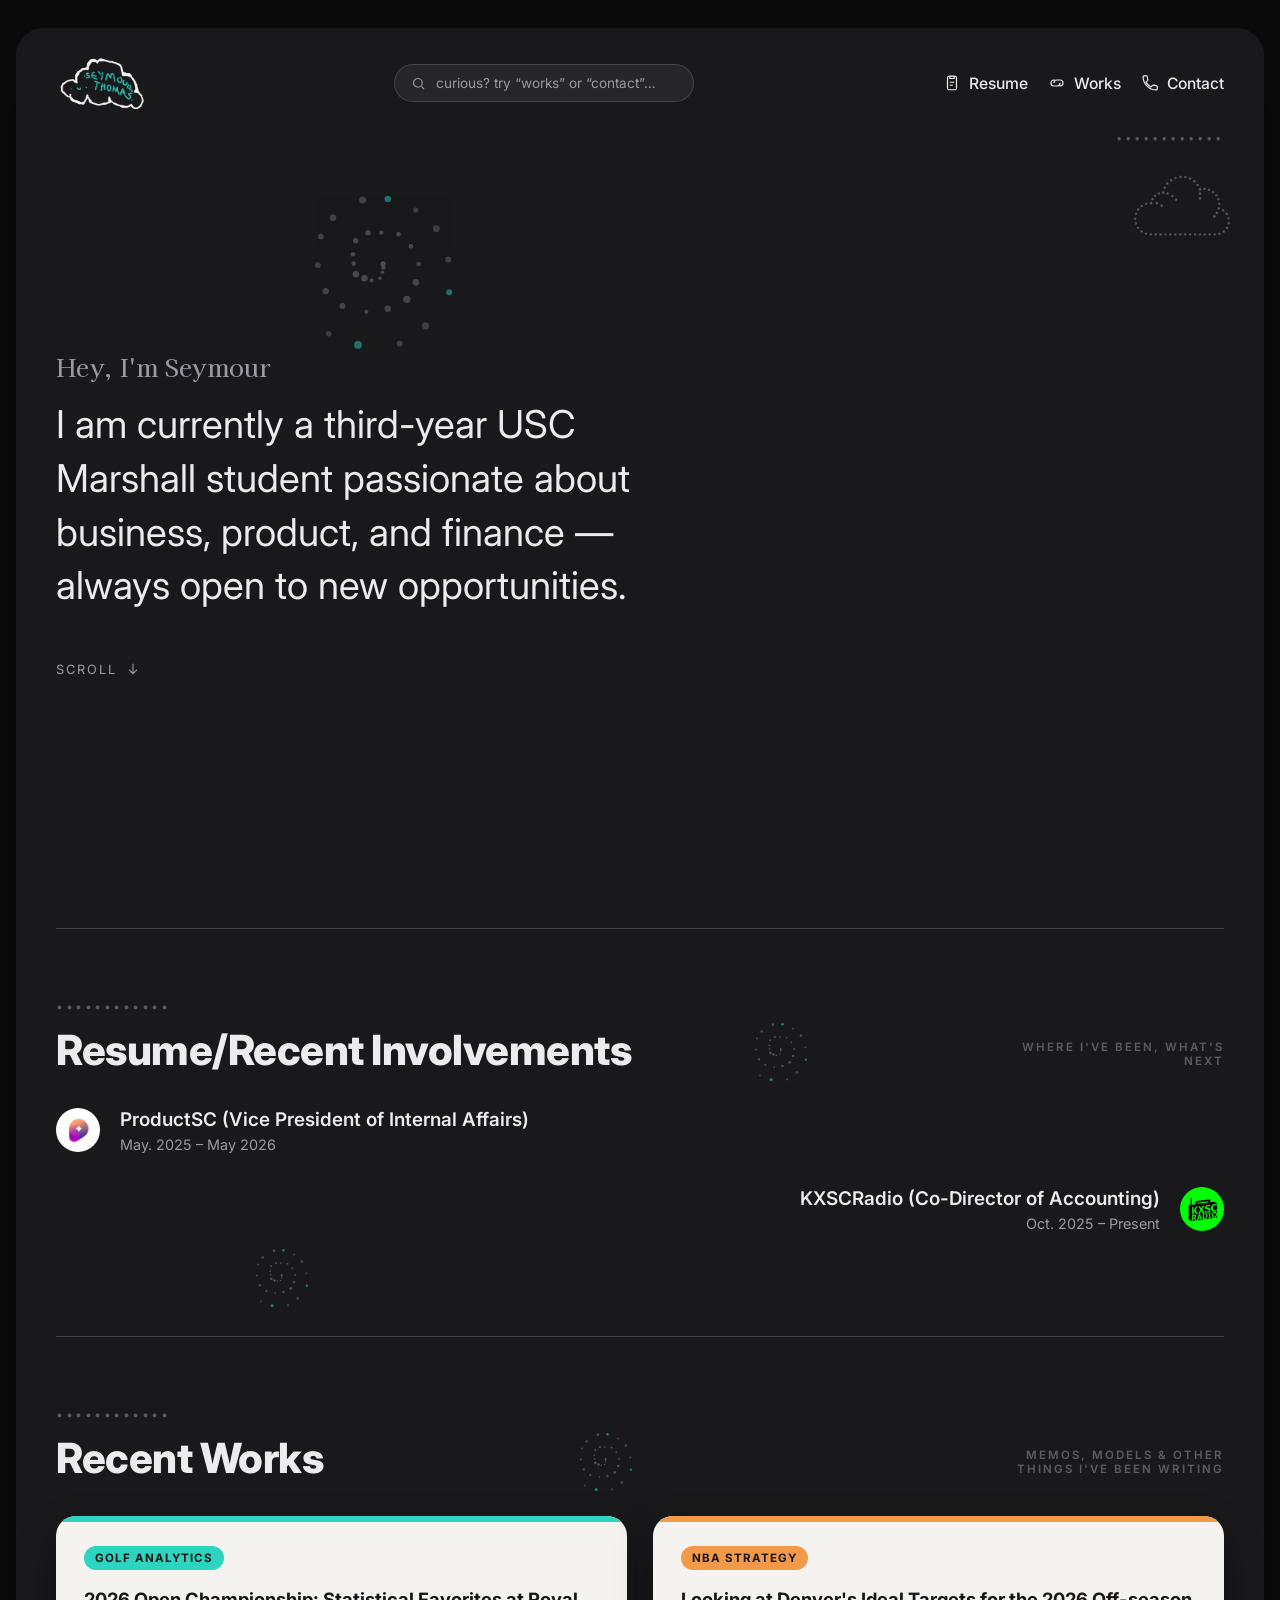
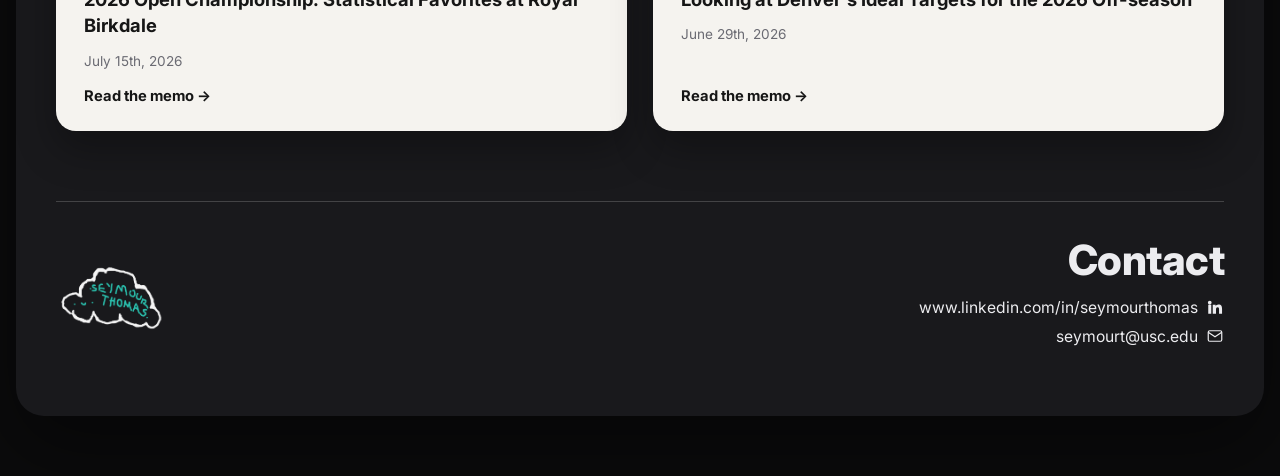
<file: index.html>
<!DOCTYPE html>
<html lang="en">
<head>
<meta charset="UTF-8">
<meta name="viewport" content="width=device-width, initial-scale=1.0">
<title>Seymour Thomas</title>
<link rel="icon" href="assets/logo.png">
<link rel="preconnect" href="https://fonts.googleapis.com">
<link rel="preconnect" href="https://fonts.gstatic.com" crossorigin>
<link href="https://fonts.googleapis.com/css2?family=Inter:wght@400;500;600;700&display=swap" rel="stylesheet">
<link rel="stylesheet" href="styles.css">
</head>
<body>

<!-- shared dot-spiral shape, defined once and referenced everywhere via
     <use> so every instance across the page (hero + small section accents)
     is guaranteed pixel-identical. Not rendered on its own. -->
<svg width="0" height="0" style="position:absolute" aria-hidden="true">
  <defs>
    <g id="dot-spiral-shape">
      <circle cx="107.1" cy="99.8" r="2.64" fill="var(--dot-grey)" opacity="0.90"/>
      <circle cx="107.4" cy="103.6" r="2.21" fill="var(--dot-grey)" opacity="0.89"/>
      <circle cx="106.6" cy="108.2" r="1.71" fill="var(--dot-grey)" opacity="0.88"/>
      <circle cx="104.0" cy="114.2" r="1.82" fill="var(--dot-grey)" opacity="0.88"/>
      <circle cx="95.7" cy="116.5" r="1.90" fill="var(--dot-grey)" opacity="0.87"/>
      <circle cx="88.4" cy="114.3" r="3.24" fill="var(--dot-grey)" opacity="0.86"/>
      <circle cx="79.9" cy="110.2" r="3.31" fill="var(--dot-grey)" opacity="0.85"/>
      <circle cx="77.7" cy="99.4" r="2.23" fill="var(--dot-grey)" opacity="0.85"/>
      <circle cx="76.9" cy="90.2" r="2.29" fill="var(--dot-grey)" opacity="0.84"/>
      <circle cx="79.7" cy="76.8" r="2.75" fill="var(--dot-grey)" opacity="0.83"/>
      <circle cx="92.0" cy="68.7" r="2.72" fill="var(--dot-grey)" opacity="0.82"/>
      <circle cx="105.2" cy="68.6" r="2.20" fill="var(--dot-grey)" opacity="0.82"/>
      <circle cx="122.5" cy="70.3" r="2.39" fill="var(--dot-grey)" opacity="0.81"/>
      <circle cx="134.9" cy="82.2" r="2.39" fill="var(--dot-grey)" opacity="0.80"/>
      <circle cx="142.6" cy="100.0" r="2.33" fill="var(--dot-grey)" opacity="0.79"/>
      <circle cx="139.8" cy="118.3" r="3.36" fill="var(--dot-grey)" opacity="0.79"/>
      <circle cx="130.8" cy="135.4" r="3.56" fill="var(--dot-grey)" opacity="0.78"/>
      <circle cx="111.7" cy="144.8" r="3.22" fill="var(--dot-grey)" opacity="0.77"/>
      <circle cx="90.4" cy="147.8" r="2.10" fill="var(--dot-grey)" opacity="0.76"/>
      <circle cx="66.5" cy="142.0" r="2.98" fill="var(--dot-grey)" opacity="0.76"/>
      <circle cx="49.7" cy="127.1" r="3.20" fill="var(--dot-grey)" opacity="0.75"/>
      <circle cx="41.9" cy="101.2" r="2.84" fill="var(--dot-grey)" opacity="0.74"/>
      <circle cx="44.8" cy="72.4" r="2.89" fill="var(--dot-grey)" opacity="0.73"/>
      <circle cx="57.0" cy="53.7" r="3.28" fill="var(--dot-grey)" opacity="0.73"/>
      <circle cx="86.5" cy="35.9" r="3.50" fill="var(--dot-grey)" opacity="0.72"/>
      <circle cx="111.8" cy="35.0" r="3.28" fill="var(--teal)" opacity="0.55"/>
      <circle cx="139.7" cy="46.0" r="2.50" fill="var(--dot-grey)" opacity="0.70"/>
      <circle cx="160.3" cy="64.7" r="3.48" fill="var(--dot-grey)" opacity="0.70"/>
      <circle cx="172.2" cy="95.4" r="2.90" fill="var(--dot-grey)" opacity="0.69"/>
      <circle cx="173.2" cy="128.2" r="3.02" fill="var(--teal)" opacity="0.55"/>
      <circle cx="149.5" cy="161.8" r="3.64" fill="var(--dot-grey)" opacity="0.67"/>
      <circle cx="123.7" cy="179.7" r="3.02" fill="var(--dot-grey)" opacity="0.67"/>
      <circle cx="82.0" cy="180.9" r="3.91" fill="var(--teal)" opacity="0.55"/>
      <circle cx="52.7" cy="169.7" r="2.77" fill="var(--dot-grey)" opacity="0.65"/>
    </g>

    <!-- signature-colored planet motifs — sprinkled around the page at a
         slower, rarer cadence than the gray dot-spiral/clouds above, each
         kept in its real-world signature color per feedback. Simple
         two-tone spheres (a base fill + a soft offset highlight) rather
         than literal renders, so they read as a motif at small decorative
         sizes instead of clip-art. -->
    <g id="planet-sun">
      <circle cx="50" cy="50" r="31" fill="var(--sun)"/>
      <circle cx="50" cy="50" r="31" fill="var(--sun-deep)" opacity="0.35"/>
      <circle cx="37" cy="37" r="10" fill="#fff" opacity="0.22"/>
    </g>
    <g id="planet-earth">
      <circle cx="50" cy="50" r="27" fill="var(--earth)"/>
      <circle cx="38" cy="40" r="9" fill="#fff" opacity="0.18"/>
    </g>
    <g id="planet-saturn">
      <ellipse cx="50" cy="52" rx="40" ry="11" fill="none" stroke="var(--saturn)" stroke-width="3" opacity="0.6" transform="rotate(-16 50 52)"/>
      <circle cx="50" cy="50" r="21" fill="var(--saturn)"/>
    </g>
    <g id="planet-neptune">
      <circle cx="50" cy="50" r="25" fill="var(--neptune)"/>
      <circle cx="39" cy="40" r="8" fill="#fff" opacity="0.2"/>
    </g>
  </defs>
</svg>

<div class="page">
  <div class="card">


    <header class="topbar">
      <a href="#top" class="logo-link" id="logoLink" aria-label="Back to top">
        <img src="assets/logo.png" alt="Seymour Thomas logo" class="logo-img">
      </a>
      <div class="site-search">
        <svg class="search-icon" viewBox="0 0 24 24" fill="none" stroke="currentColor" stroke-width="1.8"><circle cx="11" cy="11" r="7"/><path d="M21 21l-4.35-4.35"/></svg>
        <input type="text" id="siteSearch" class="search-input" placeholder="curious? try “works” or “contact”…" autocomplete="off" aria-label="Jump to a section of the site">
      </div>
      <nav class="nav">
        <a href="#" class="nav-link" id="navResume" data-tip="Opens resume PDF">
          <svg class="nav-icon" viewBox="0 0 24 24" fill="none" stroke="currentColor" stroke-width="1.6"><rect x="6" y="3" width="12" height="18" rx="2"/><path d="M9 3h6v3H9z"/><path d="M9 11h6M9 15h4"/></svg>
          <span>Resume</span>
        </a>
        <a href="#works" class="nav-link" id="navWorks">
          <svg class="nav-icon" viewBox="0 0 24 24" fill="none" stroke="currentColor" stroke-width="1.6"><path d="M8 12a4 4 0 0 1 4-4h4a4 4 0 0 1 0 8h-1"/><path d="M16 12a4 4 0 0 1-4 4H8a4 4 0 0 1 0-8h1"/></svg>
          <span>Works</span>
        </a>
        <a href="#contact" class="nav-link" id="navContact">
          <svg class="nav-icon" viewBox="0 0 24 24" fill="none" stroke="currentColor" stroke-width="1.6"><path d="M6.6 10.8a15.9 15.9 0 0 0 6.6 6.6l2.2-2.2a1.2 1.2 0 0 1 1.2-.3c1.2.4 2.5.6 3.8.6a1.2 1.2 0 0 1 1.2 1.2V20a1.2 1.2 0 0 1-1.2 1.2C10.6 21.2 2.8 13.4 2.8 3.8A1.2 1.2 0 0 1 4 2.6h3.3a1.2 1.2 0 0 1 1.2 1.2c0 1.3.2 2.6.6 3.8a1.2 1.2 0 0 1-.3 1.2z"/></svg>
          <span>Contact</span>
        </a>
      </nav>
      <div class="topbar-dots" aria-hidden="true">••••••••••••</div>
    </header>

    <main id="top">

      <!-- INTRO -->
      <section class="section intro" id="intro">
        <div class="cloud-particles" aria-hidden="true">
          <img class="cloud-particle cp-1" src="assets/dotted-cloud.png" alt="">
          <img class="cloud-particle cp-2" src="assets/dotted-cloud.png" alt="">
          <img class="cloud-particle cp-3" src="assets/dotted-cloud.png" alt="">
          <img class="cloud-particle cp-4" src="assets/dotted-cloud.png" alt="">
          <img class="cloud-particle cp-5" src="assets/dotted-cloud.png" alt="">
          <img class="cloud-particle cp-6" src="assets/dotted-cloud.png" alt="">
          <img class="cloud-particle cp-7" src="assets/dotted-cloud.png" alt="">
        </div>
        <!-- the one "featured" cloud, always visible and slowly, constantly
             rotating in place — distinct from the cloud-particles above,
             which drift and fade instead. Anchored to the card's top-right
             corner per feedback. -->
        <img class="signature-cloud" src="assets/dotted-cloud.png" alt="" aria-hidden="true">
        <svg class="planet-orb planet-orb-sun" viewBox="0 0 100 100" aria-hidden="true" style="top:60%; left:55%; width:30px; height:30px; --dx:-10px; --dy:12px; --peak:0.55; animation-delay:4s;"><use href="#planet-sun"/></svg>
        <div class="dot-spiral-wrap" aria-hidden="true">
          <svg class="dot-spiral" viewBox="0 0 200 200" xmlns="http://www.w3.org/2000/svg">
            <use href="#dot-spiral-shape"/>
          </svg>
        </div>
        <div class="intro-content">
          <p class="eyebrow"><span class="word" style="animation-delay:0.00s">Hey,</span> <span class="word" style="animation-delay:0.06s">I'm</span> <span class="word" style="animation-delay:0.12s">Seymour</span></p>
          <p class="intro-bio"><span class="word word-slow" style="animation-delay:0.20s">I</span> <span class="word word-slow" style="animation-delay:0.28s">am</span> <span class="word word-slow" style="animation-delay:0.36s">currently</span> <span class="word word-slow" style="animation-delay:0.44s">a</span> <span class="word word-slow" style="animation-delay:0.52s">third-year</span> <span class="word word-slow" style="animation-delay:0.60s">USC</span> <span class="word word-slow" style="animation-delay:0.68s">Marshall</span> <span class="word word-slow" style="animation-delay:0.76s">student</span> <span class="word word-slow" style="animation-delay:0.84s">passionate</span> <span class="word word-slow" style="animation-delay:0.92s">about</span> <span class="word word-slow" style="animation-delay:1.00s">business,</span> <span class="word word-slow" style="animation-delay:1.08s">product,</span> <span class="word word-slow" style="animation-delay:1.16s">and</span> <span class="word word-slow" style="animation-delay:1.24s">finance</span> <span class="word word-slow" style="animation-delay:1.32s">&mdash;</span> <span class="word word-slow" style="animation-delay:1.40s">always</span> <span class="word word-slow" style="animation-delay:1.48s">open</span> <span class="word word-slow" style="animation-delay:1.56s">to</span> <span class="word word-slow" style="animation-delay:1.64s">new</span> <span class="word word-slow" style="animation-delay:1.72s">opportunities.</span></p>
        </div>
        <div class="scroll-cue" aria-hidden="true">
          <span>scroll</span>
          <svg viewBox="0 0 24 24" fill="none" stroke="currentColor" stroke-width="1.6"><path d="M12 4v15M6 13l6 6 6-6"/></svg>
        </div>
        <!-- balances the left side of the hero, which was empty below the
             text while the original clouds only drifted on the right —
             positioned below the vertically-centered text block, so the
             max-height safety net (styles.css) hides these on short
             viewports where that text could rise into this zone. -->
        <img class="deco-cloud-sm deco-hero-lower" src="assets/dotted-cloud.png" alt="" aria-hidden="true" style="width:44px; top:66%; left:10%; --dx:9px; --dy:-11px; --peak:0.4; animation-delay:0.5s;">
        <img class="deco-cloud-sm deco-hero-lower" src="assets/dotted-cloud.png" alt="" aria-hidden="true" style="width:44px; top:74%; left:24%; --dx:-10px; --dy:9px; --peak:0.38; animation-delay:3s;">
        <img class="deco-cloud-sm deco-hero-lower" src="assets/dotted-cloud.png" alt="" aria-hidden="true" style="width:44px; top:70%; left:5%; --dx:8px; --dy:10px; --peak:0.4; animation-delay:6s;">
        <img class="deco-cloud-sm deco-hero-lower" src="assets/dotted-cloud.png" alt="" aria-hidden="true" style="width:44px; top:80%; left:16%; --dx:-9px; --dy:-8px; --peak:0.36; animation-delay:8.5s;">
      </section>

      <hr class="section-divider reveal">

      <!-- RESUME / INVOLVEMENTS -->
      <section class="section" id="involvements">
        <div class="deco-swirl-sm" style="top:82px; left:58%; animation-delay:0s;" aria-hidden="true">
          <svg viewBox="0 0 200 200" xmlns="http://www.w3.org/2000/svg"><use href="#dot-spiral-shape"/></svg>
        </div>
        <img class="deco-cloud-sm" src="assets/dotted-cloud.png" alt="" aria-hidden="true" style="top:95px; left:84%; --dx:8px; --dy:-10px; --peak:0.4; animation-delay:2s;">
        <div class="deco-swirl-sm" style="top:308px; left:18%;" aria-hidden="true">
          <svg viewBox="0 0 200 200" xmlns="http://www.w3.org/2000/svg"><use href="#dot-spiral-shape"/></svg>
        </div>
        <img class="deco-cloud-sm" src="assets/dotted-cloud.png" alt="" aria-hidden="true" style="top:312px; left:36%; --dx:-8px; --dy:9px; --peak:0.4; animation-delay:4s;">
        <svg class="planet-orb planet-orb-earth" viewBox="0 0 100 100" aria-hidden="true" style="top:78%; left:6%; width:26px; height:26px; --dx:9px; --dy:-10px; --peak:0.5; animation-delay:10s;"><use href="#planet-earth"/></svg>

        <div class="section-head reveal">
          <div>
            <p class="dot-marker">••••••••••••</p>
            <h2 class="section-title">Resume/Recent Involvements</h2>
          </div>
          <p class="section-desc">WHERE I'VE BEEN, WHAT'S NEXT</p>
        </div>

        <div class="involvement reveal">
          <a href="https://www.productsc.org/" target="_blank" rel="noopener" class="badge" aria-label="ProductSC website">
            <img src="assets/productsc.png" alt="ProductSC logo" class="badge-img">
          </a>
          <div class="involvement-text">
            <a href="https://www.productsc.org/" target="_blank" rel="noopener" class="involvement-org link-hover">ProductSC (Vice President of Internal Affairs)</a>
            <span class="involvement-date">May. 2025 – May 2026</span>
          </div>
        </div>

        <div class="involvement involvement-alt reveal">
          <div class="involvement-text">
            <a href="https://kxsc.org/" target="_blank" rel="noopener" class="involvement-org link-hover">KXSCRadio (Co-Director of Accounting)</a>
            <span class="involvement-date">Oct. 2025 – Present</span>
          </div>
          <a href="https://kxsc.org/" target="_blank" rel="noopener" class="badge" aria-label="KXSC Radio website">
            <img src="assets/kxsc.jpg" alt="KXSC Radio logo" class="badge-img">
          </a>
        </div>
      </section>

      <hr class="section-divider reveal">

      <!-- RECENT WORKS -->
      <section class="section" id="works">
        <img class="deco-cloud-sm" src="assets/dotted-cloud.png" alt="" aria-hidden="true" style="top:85px; left:68%; --dx:-8px; --dy:10px; --peak:0.4; animation-delay:1s;">
        <div class="deco-swirl-sm" style="top:84px; left:44%; animation-delay:3s;" aria-hidden="true">
          <svg viewBox="0 0 200 200" xmlns="http://www.w3.org/2000/svg"><use href="#dot-spiral-shape"/></svg>
        </div>
        <svg class="planet-orb planet-orb-saturn" viewBox="0 0 100 100" aria-hidden="true" style="top:40px; left:88%; width:34px; height:34px; --dx:-10px; --dy:11px; --peak:0.5; animation-delay:18s;"><use href="#planet-saturn"/></svg>

        <div class="section-head reveal">
          <div>
            <p class="dot-marker">••••••••••••</p>
            <h2 class="section-title">Recent Works</h2>
          </div>
          <p class="section-desc">MEMOS, MODELS &amp; OTHER THINGS I'VE BEEN WRITING</p>
        </div>

        <div class="works-grid">
          <div class="work-card work-card-teal reveal">
            <div class="work-card-top">
              <span class="work-tag">Golf Analytics</span>
            </div>
            <a href="open-championship-memo.html" class="work-title">2026 Open Championship: Statistical Favorites at Royal Birkdale</a>
            <span class="work-date">July 15th, 2026</span>
            <a href="open-championship-memo.html" class="more-link">Read the memo →</a>
          </div>

          <div class="work-card work-card-sun reveal">
            <div class="work-card-top">
              <span class="work-tag">NBA Strategy</span>
            </div>
            <a href="memo.html" class="work-title">Looking at Denver's Ideal Targets for the 2026 Off-season</a>
            <span class="work-date">June 29th, 2026</span>
            <a href="memo.html" class="more-link">Read the memo →</a>
          </div>
        </div>
      </section>

      <hr class="section-divider reveal">

      <!-- CONTACT -->
      <section class="section contact-section" id="contact">
        <svg class="planet-orb planet-orb-neptune" viewBox="0 0 100 100" aria-hidden="true" style="top:12px; left:14%; width:24px; height:24px; --dx:8px; --dy:9px; --peak:0.45; animation-delay:24s;"><use href="#planet-neptune"/></svg>
        <img src="assets/logo.png" alt="Seymour Thomas logo" class="logo-img contact-logo reveal">
        <div class="contact-info reveal">
          <h2 class="section-title contact-title">Contact</h2>
          <a href="https://www.linkedin.com/in/seymourthomas" target="_blank" rel="noopener" class="contact-row link-hover">
            www.linkedin.com/in/seymourthomas
            <svg class="contact-icon" viewBox="0 0 24 24" fill="currentColor"><path d="M4.98 3.5a2.5 2.5 0 1 1 0 5 2.5 2.5 0 0 1 0-5zM3 9h4v12H3zM9 9h3.8v1.7h.05c.53-1 1.83-2.05 3.77-2.05 4.03 0 4.78 2.65 4.78 6.1V21h-4v-5.6c0-1.34-.02-3.06-1.87-3.06-1.87 0-2.16 1.46-2.16 2.96V21H9z"/></svg>
          </a>
          <a href="mailto:seymourt@usc.edu" class="contact-row link-hover">
            seymourt@usc.edu
            <svg class="contact-icon" viewBox="0 0 24 24" fill="none" stroke="currentColor" stroke-width="1.6"><rect x="3" y="5" width="18" height="14" rx="2"/><path d="M3 7l9 6 9-6"/></svg>
          </a>
        </div>
      </section>

    </main>
  </div>
</div>

<script src="script.js"></script>
</body>
</html>
</file>
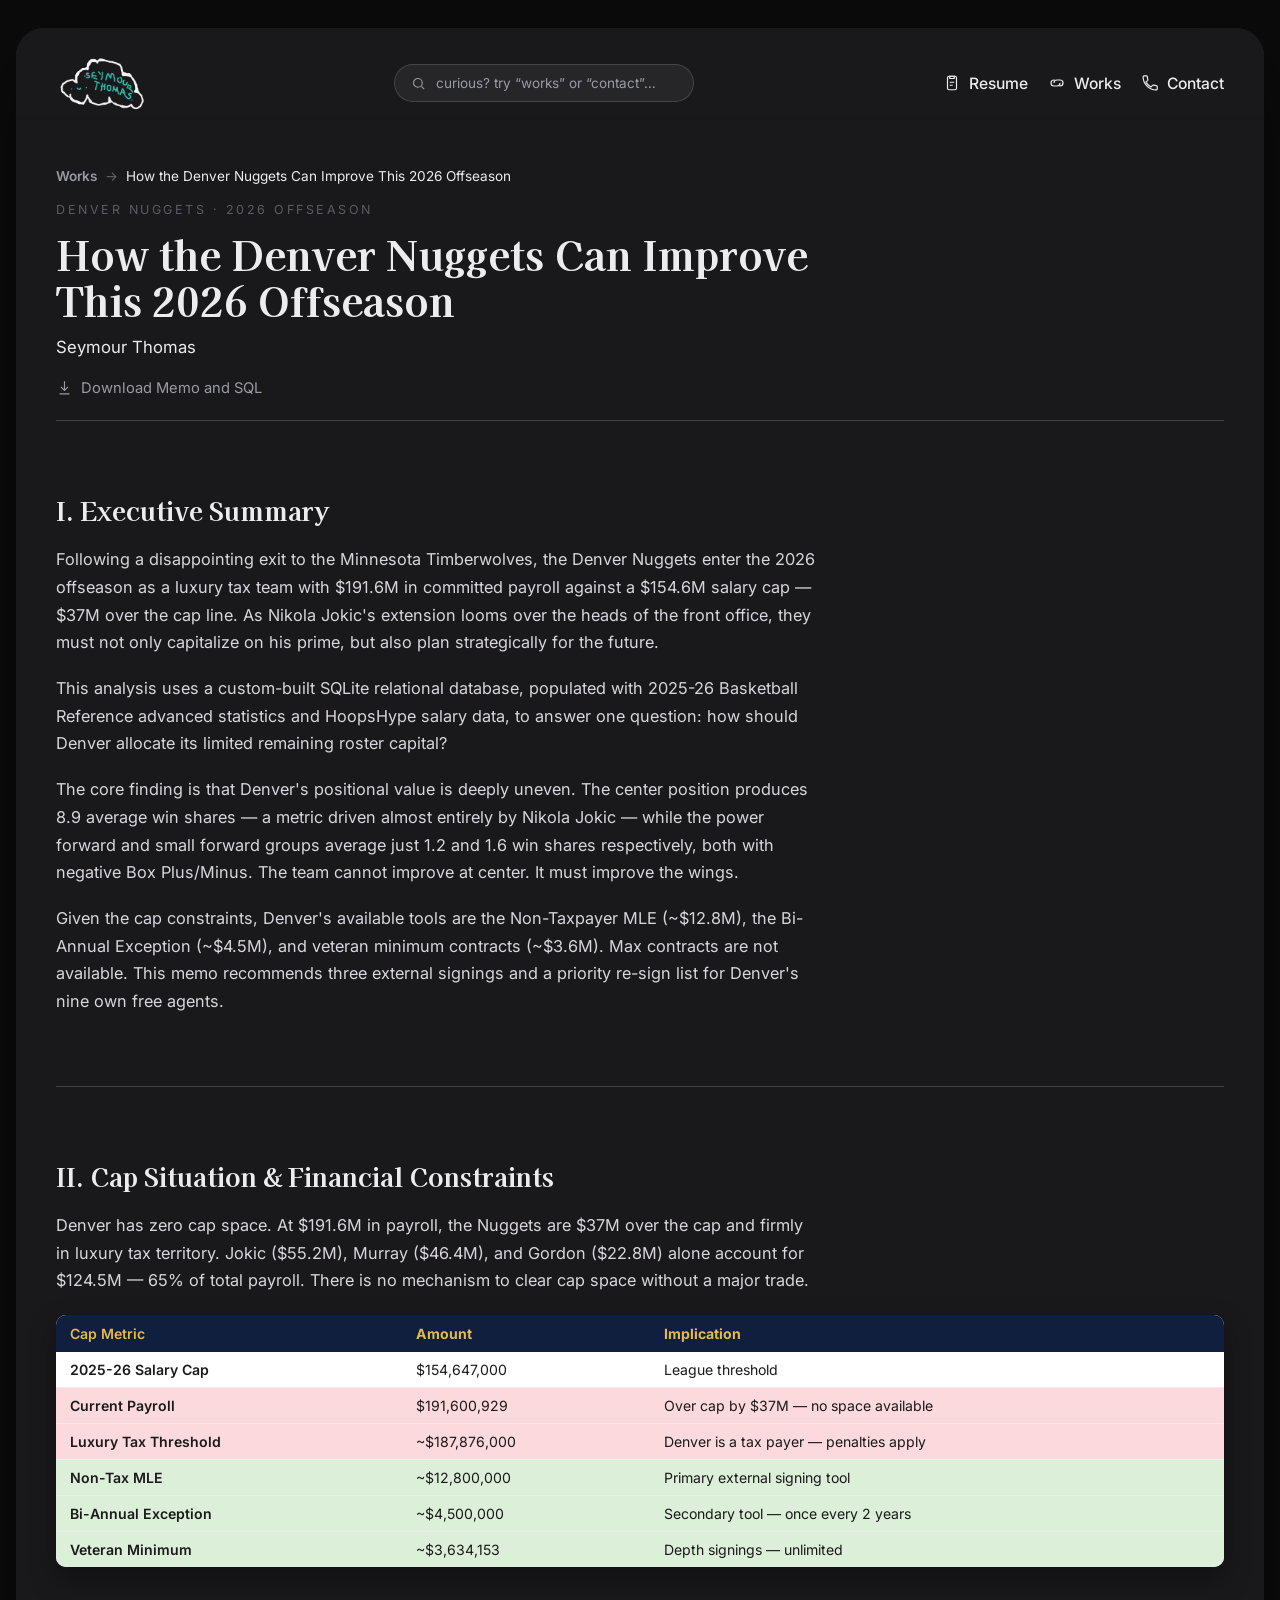
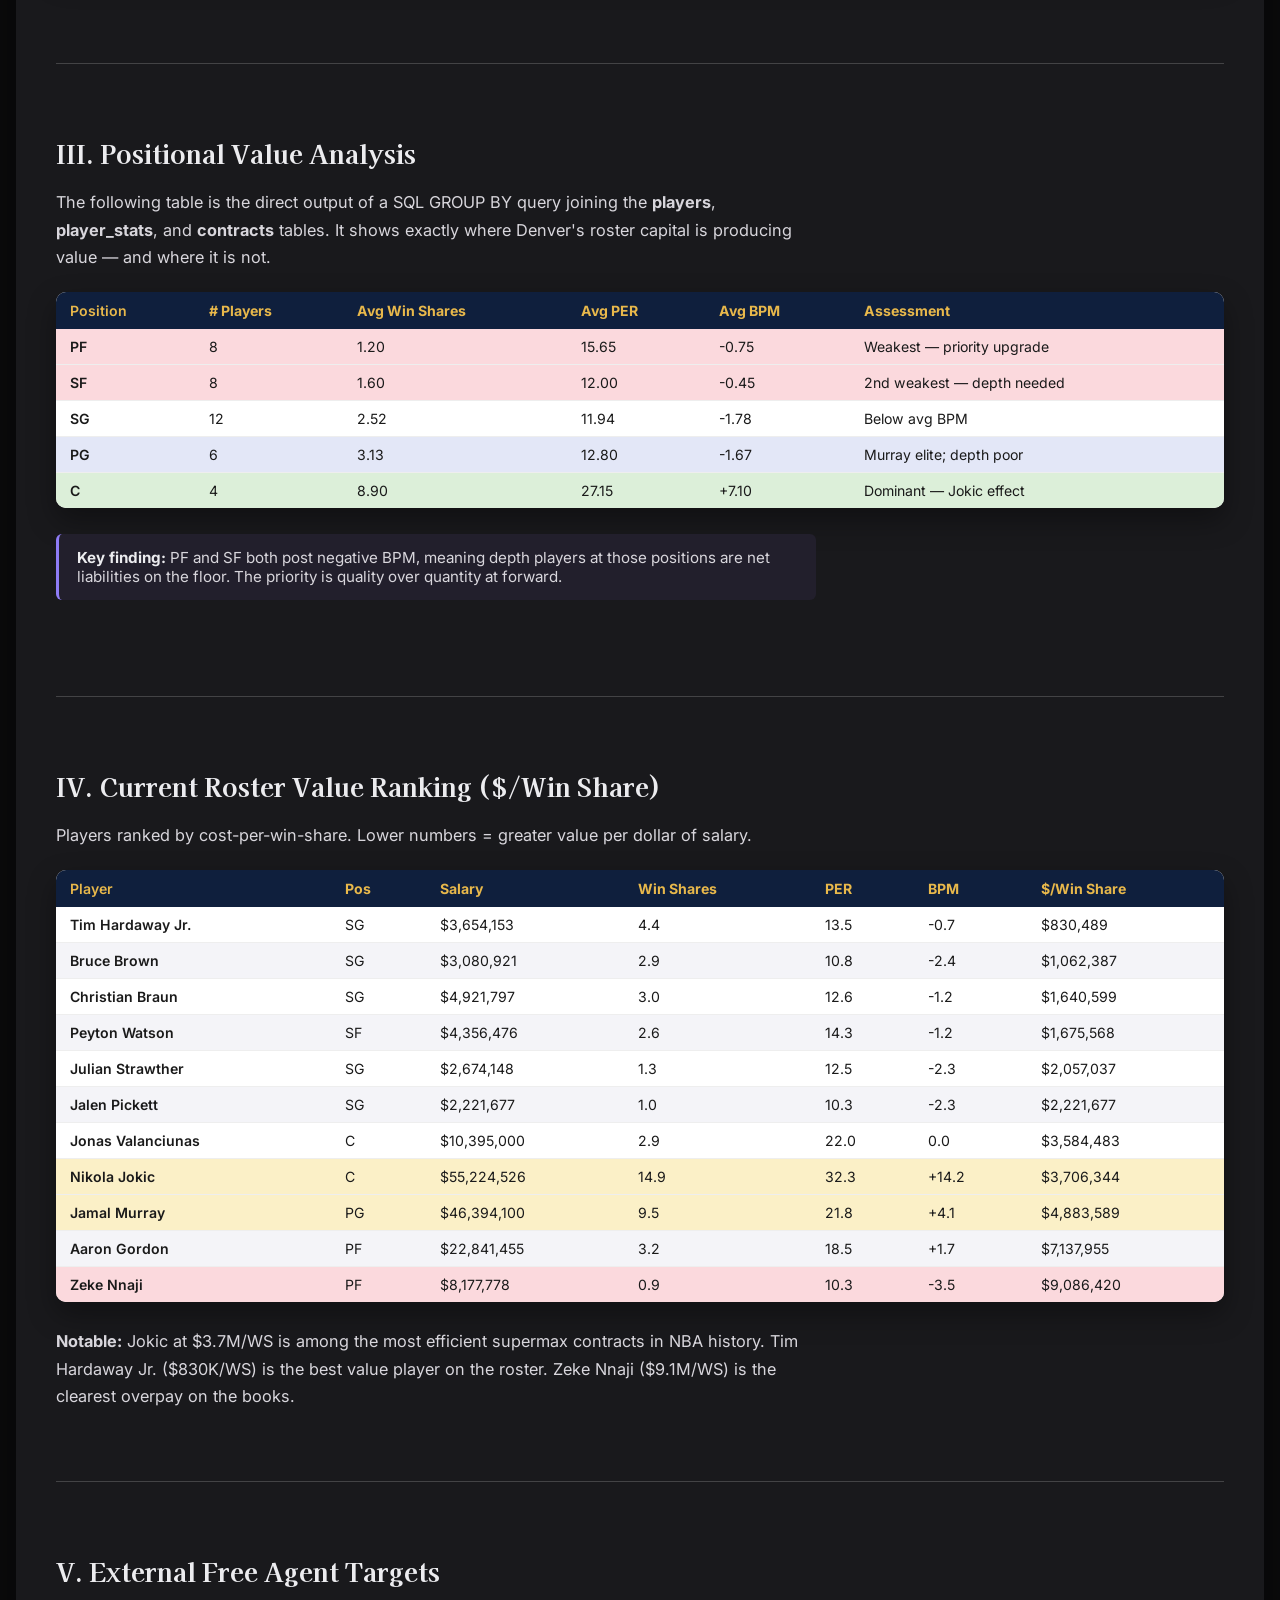
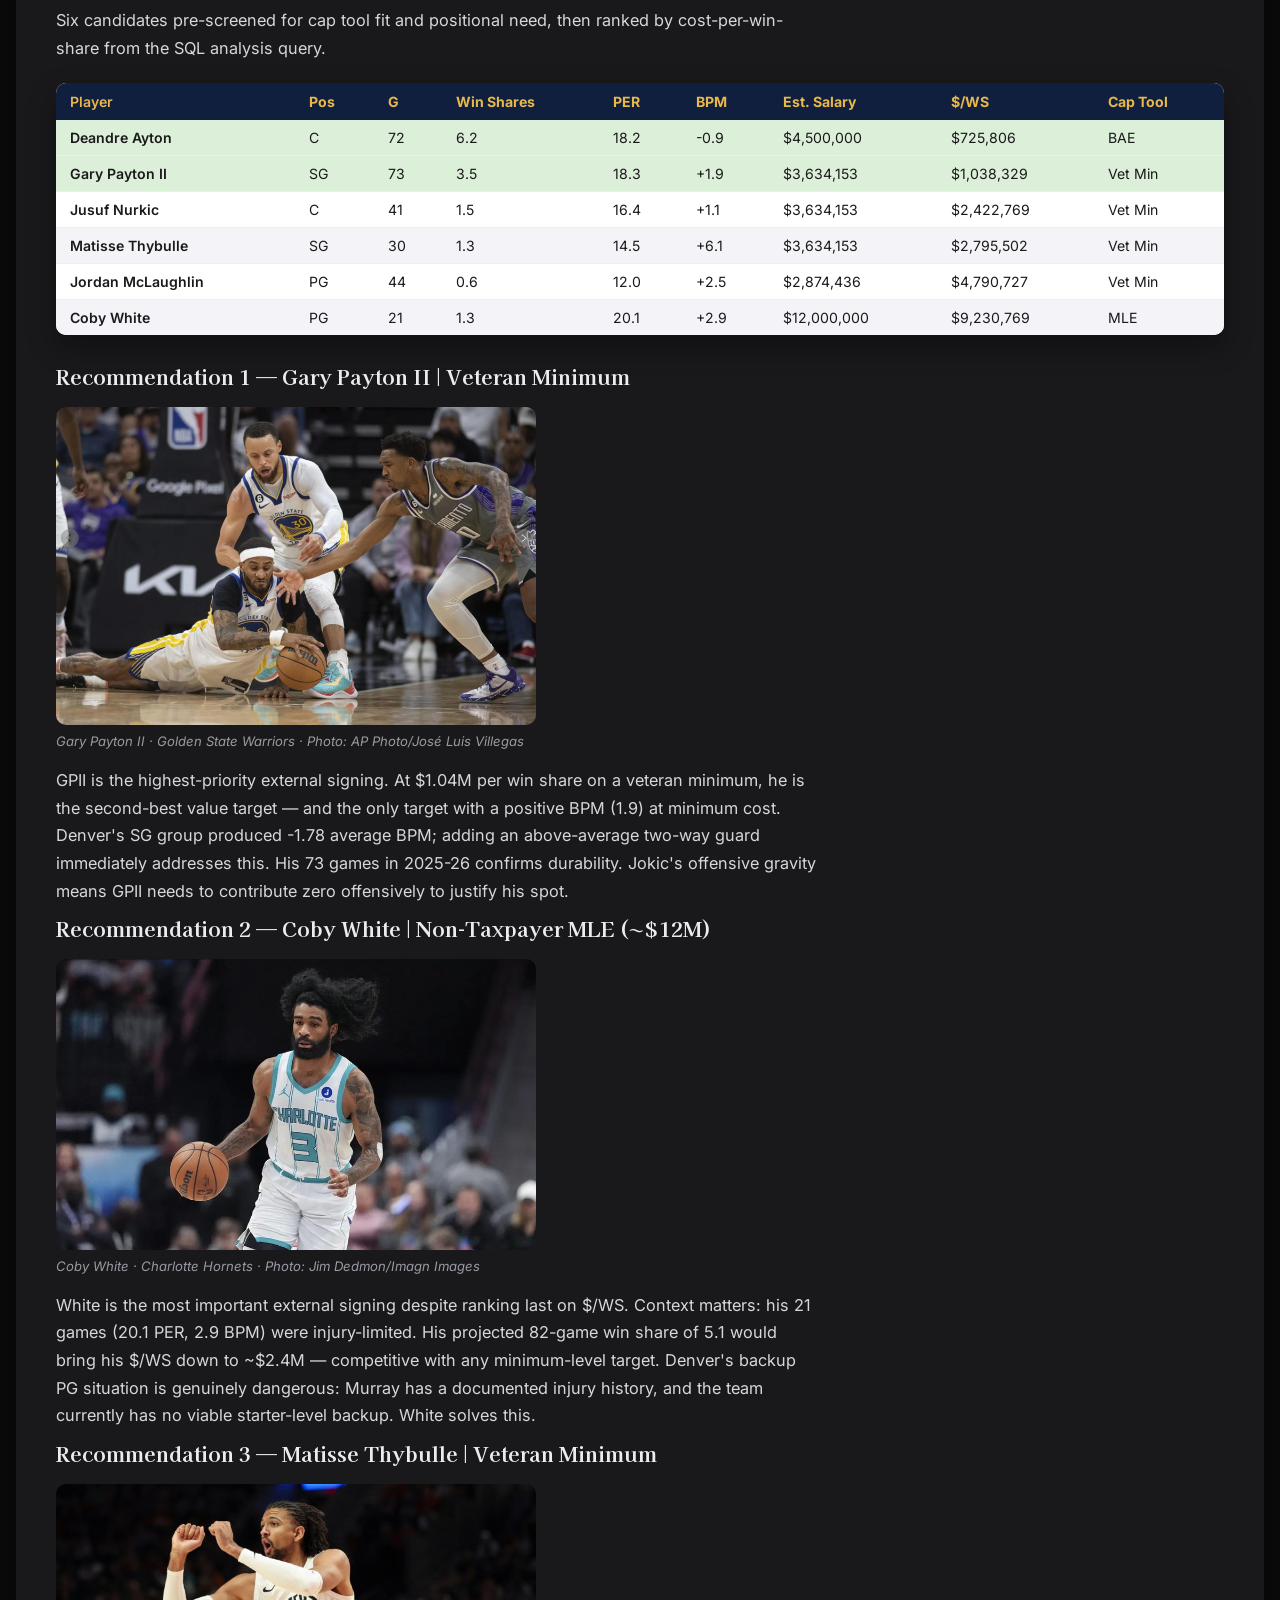
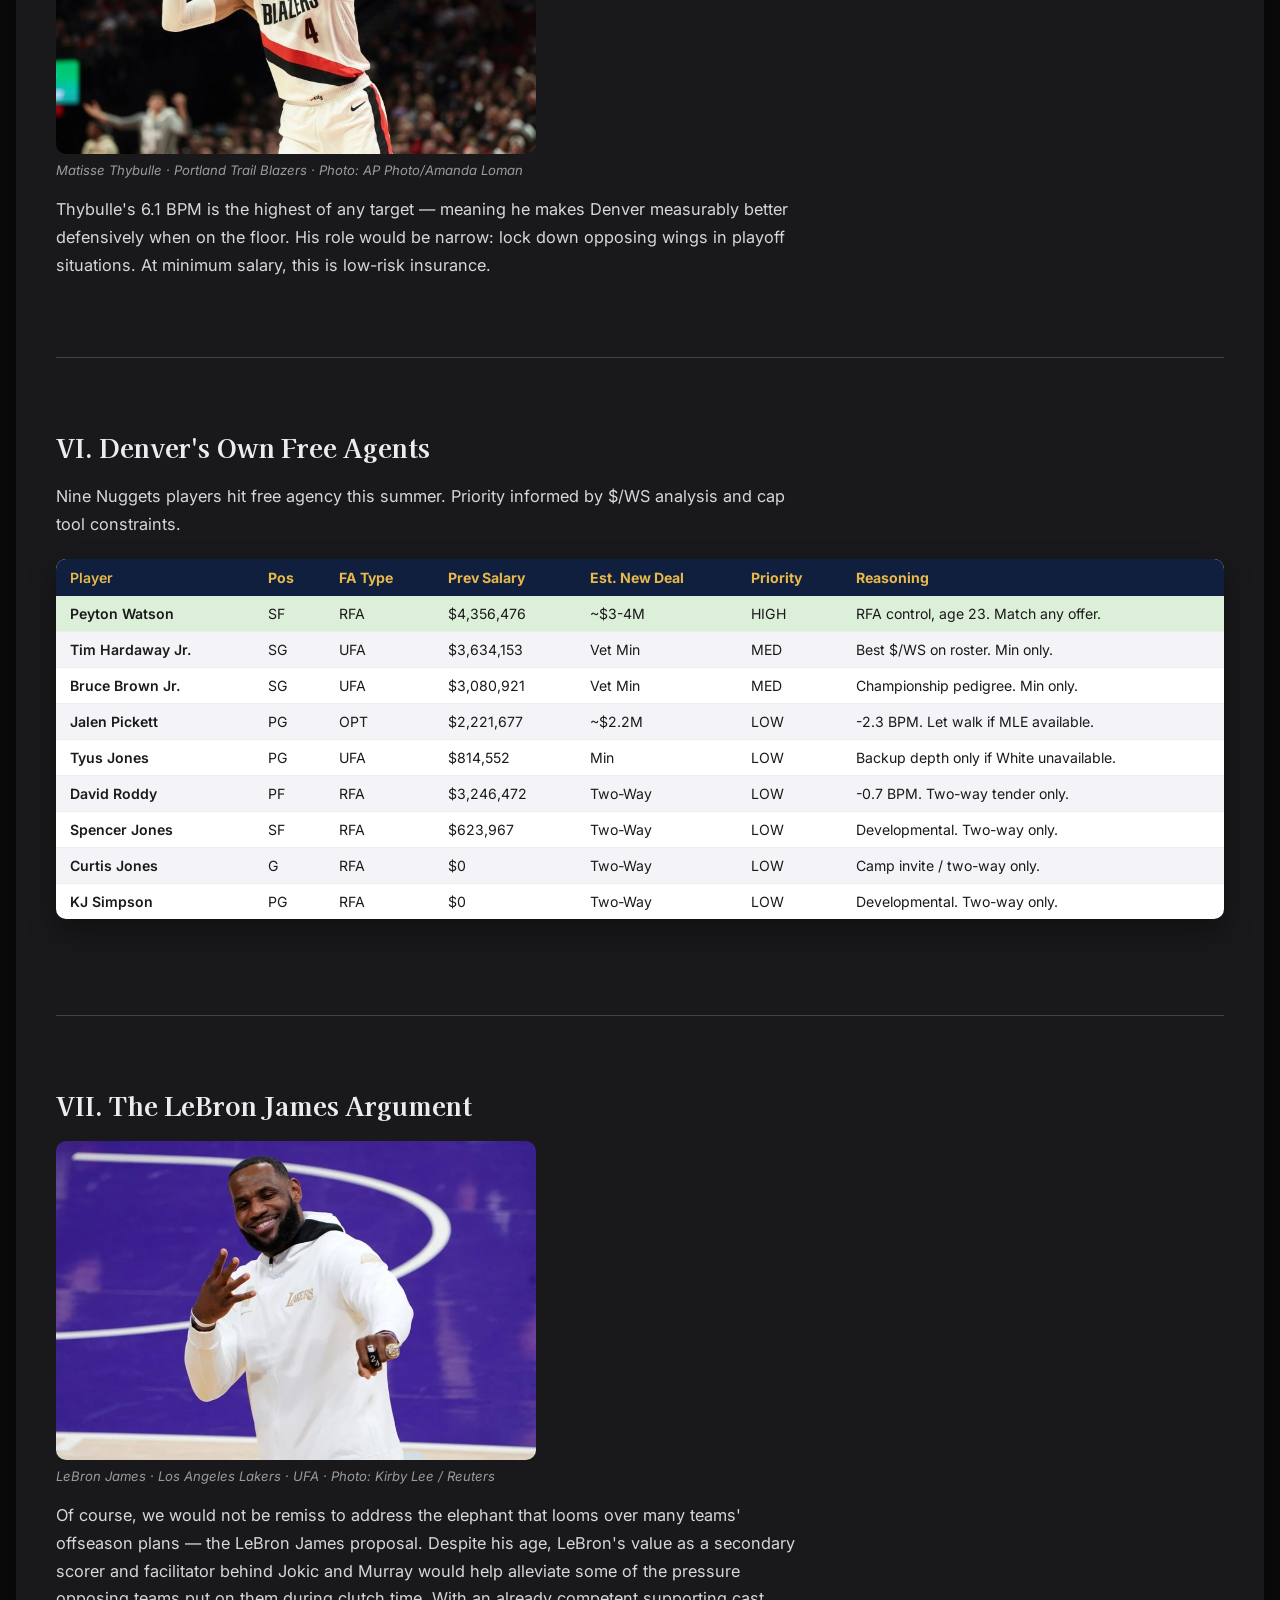
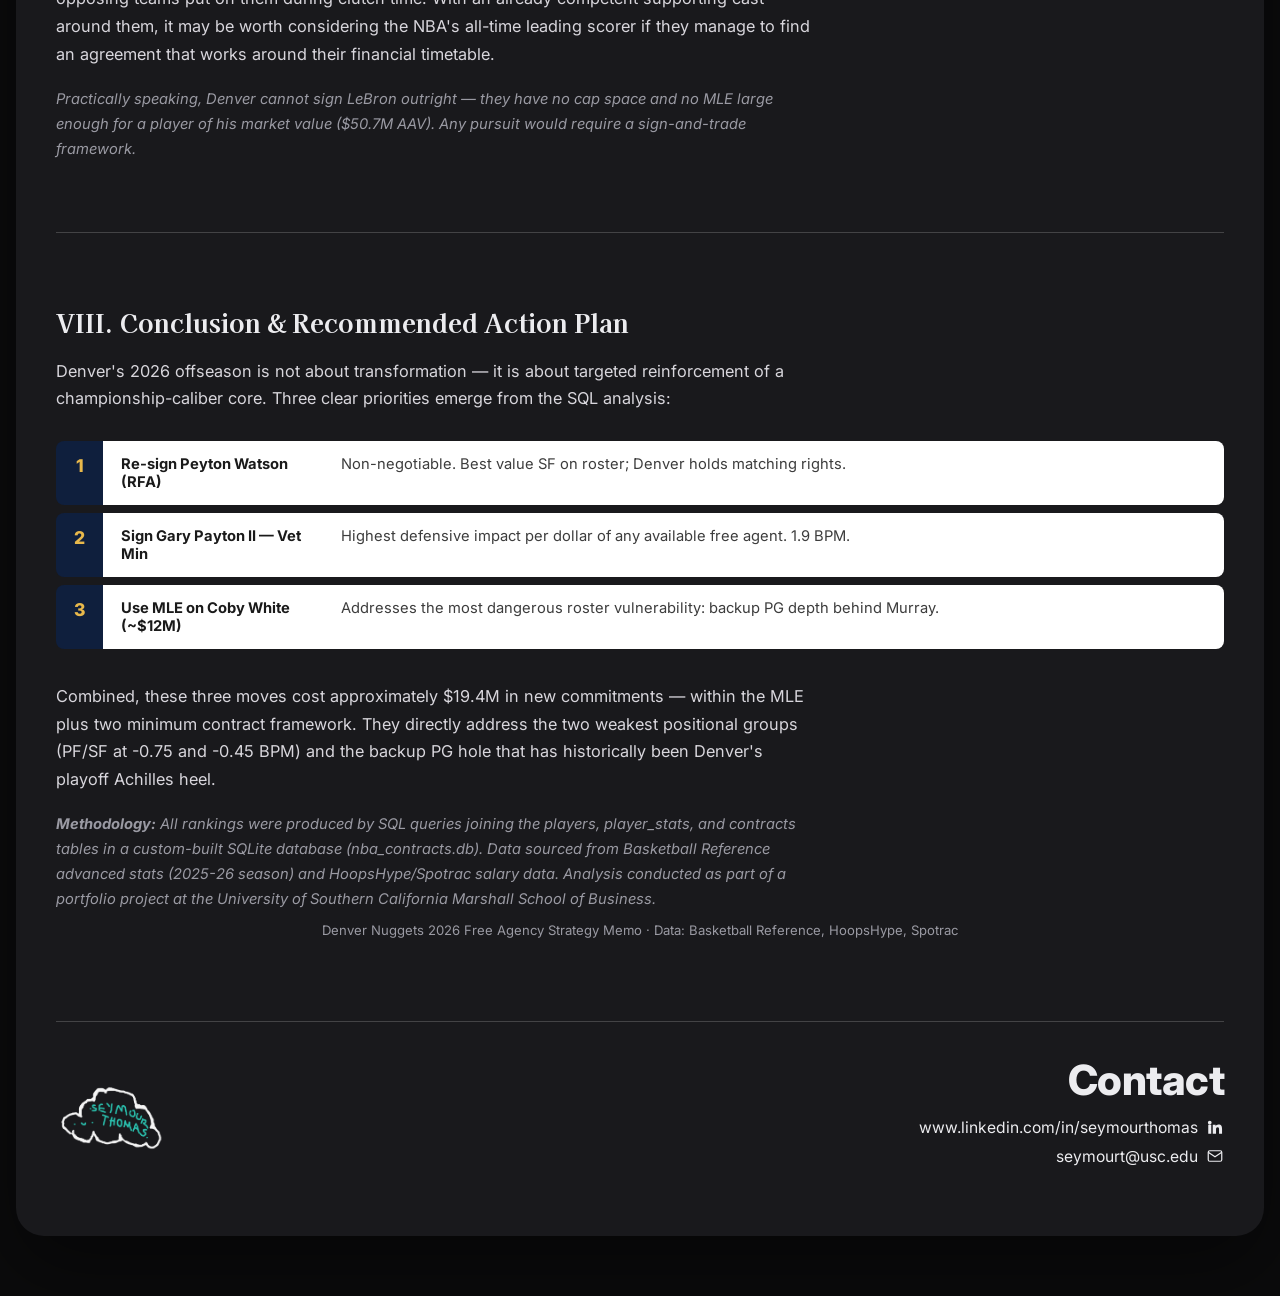
<file: memo.html>
<!DOCTYPE html>
<html lang="en">
<head>
<meta charset="UTF-8">
<meta name="viewport" content="width=device-width, initial-scale=1.0">
<title>How the Denver Nuggets Can Improve This 2026 Offseason — Seymour Thomas</title>
<link rel="icon" href="assets/logo.png">
<link rel="preconnect" href="https://fonts.googleapis.com">
<link rel="preconnect" href="https://fonts.gstatic.com" crossorigin>
<link href="https://fonts.googleapis.com/css2?family=Inter:wght@400;500;600;700&display=swap" rel="stylesheet">
<link rel="stylesheet" href="styles.css">
</head>
<body>

<div class="page">
  <div class="card">

    <header class="topbar">
      <a href="index.html" class="logo-link" aria-label="Back to homepage">
        <img src="assets/logo.png" alt="Seymour Thomas logo" class="logo-img">
      </a>
      <div class="site-search">
        <svg class="search-icon" viewBox="0 0 24 24" fill="none" stroke="currentColor" stroke-width="1.8"><circle cx="11" cy="11" r="7"/><path d="M21 21l-4.35-4.35"/></svg>
        <input type="text" id="siteSearch" class="search-input" placeholder="curious? try “works” or “contact”…" autocomplete="off" aria-label="Jump to a section of the site">
      </div>
      <nav class="nav">
        <a href="#" class="nav-link" id="navResume">
          <svg class="nav-icon" viewBox="0 0 24 24" fill="none" stroke="currentColor" stroke-width="1.6"><rect x="6" y="3" width="12" height="18" rx="2"/><path d="M9 3h6v3H9z"/><path d="M9 11h6M9 15h4"/></svg>
          <span>Resume</span>
        </a>
        <a href="index.html#works" class="nav-link">
          <svg class="nav-icon" viewBox="0 0 24 24" fill="none" stroke="currentColor" stroke-width="1.6"><path d="M8 12a4 4 0 0 1 4-4h4a4 4 0 0 1 0 8h-1"/><path d="M16 12a4 4 0 0 1-4 4H8a4 4 0 0 1 0-8h1"/></svg>
          <span>Works</span>
        </a>
        <a href="index.html#contact" class="nav-link">
          <svg class="nav-icon" viewBox="0 0 24 24" fill="none" stroke="currentColor" stroke-width="1.6"><path d="M6.6 10.8a15.9 15.9 0 0 0 6.6 6.6l2.2-2.2a1.2 1.2 0 0 1 1.2-.3c1.2.4 2.5.6 3.8.6a1.2 1.2 0 0 1 1.2 1.2V20a1.2 1.2 0 0 1-1.2 1.2C10.6 21.2 2.8 13.4 2.8 3.8A1.2 1.2 0 0 1 4 2.6h3.3a1.2 1.2 0 0 1 1.2 1.2c0 1.3.2 2.6.6 3.8a1.2 1.2 0 0 1-.3 1.2z"/></svg>
          <span>Contact</span>
        </a>
      </nav>
    </header>

    <main>

      <!-- MEMO HERO -->
      <section class="section memo-hero" id="memo-top">
        <div class="cloud-particles" aria-hidden="true">
          <img class="cloud-particle cp-1" src="assets/dotted-cloud.png" alt="">
          <img class="cloud-particle cp-2" src="assets/dotted-cloud.png" alt="">
          <img class="cloud-particle cp-3" src="assets/dotted-cloud.png" alt="">
          <img class="cloud-particle cp-4" src="assets/dotted-cloud.png" alt="">
          <img class="cloud-particle cp-5" src="assets/dotted-cloud.png" alt="">
          <img class="cloud-particle cp-6" src="assets/dotted-cloud.png" alt="">
          <img class="cloud-particle cp-7" src="assets/dotted-cloud.png" alt="">
        </div>

        <p class="breadcrumb reveal">
          <a href="index.html#works">Works</a><span class="sep">→</span><span class="current">How the Denver Nuggets Can Improve This 2026 Offseason</span>
        </p>

        <p class="dot-marker reveal">Denver Nuggets · 2026 Offseason</p>

        <h1 class="memo-title reveal"><span class="word" style="animation-delay:0.00s">How</span> <span class="word" style="animation-delay:0.05s">the</span> <span class="word" style="animation-delay:0.10s">Denver</span> <span class="word" style="animation-delay:0.15s">Nuggets</span> <span class="word" style="animation-delay:0.20s">Can</span> <span class="word" style="animation-delay:0.25s">Improve</span> <span class="word" style="animation-delay:0.30s">This</span> <span class="word" style="animation-delay:0.35s">2026</span> <span class="word" style="animation-delay:0.40s">Offseason</span></h1>

        <p class="memo-byline reveal">Seymour Thomas</p>

        <a class="memo-download reveal" href="assets/memo/nuggets-memo-download.zip" download>
          <svg viewBox="0 0 24 24" fill="none" stroke="currentColor" stroke-width="1.6"><path d="M12 3v13M7 11l5 5 5-5M5 21h14"/></svg>
          Download Memo and SQL
        </a>
      </section>

      <hr class="section-divider reveal">

      <!-- I. EXECUTIVE SUMMARY -->
      <section class="section" id="exec-summary">
        <h2 class="memo-section-heading reveal">I. Executive Summary</h2>
        <div class="memo-body reveal">
          <p>Following a disappointing exit to the Minnesota Timberwolves, the Denver Nuggets enter the 2026 offseason as a luxury tax team with $191.6M in committed payroll against a $154.6M salary cap — $37M over the cap line. As Nikola Jokic's extension looms over the heads of the front office, they must not only capitalize on his prime, but also plan strategically for the future.</p>
          <p>This analysis uses a custom-built SQLite relational database, populated with 2025-26 Basketball Reference advanced statistics and HoopsHype salary data, to answer one question: how should Denver allocate its limited remaining roster capital?</p>
          <p>The core finding is that Denver's positional value is deeply uneven. The center position produces 8.9 average win shares — a metric driven almost entirely by Nikola Jokic — while the power forward and small forward groups average just 1.2 and 1.6 win shares respectively, both with negative Box Plus/Minus. The team cannot improve at center. It must improve the wings.</p>
          <p>Given the cap constraints, Denver's available tools are the Non-Taxpayer MLE (~$12.8M), the Bi-Annual Exception (~$4.5M), and veteran minimum contracts (~$3.6M). Max contracts are not available. This memo recommends three external signings and a priority re-sign list for Denver's nine own free agents.</p>
        </div>
      </section>

      <hr class="section-divider reveal">

      <!-- II. CAP SITUATION -->
      <section class="section" id="cap-situation">
        <h2 class="memo-section-heading reveal">II. Cap Situation &amp; Financial Constraints</h2>
        <div class="memo-body reveal">
          <p>Denver has zero cap space. At $191.6M in payroll, the Nuggets are $37M over the cap and firmly in luxury tax territory. Jokic ($55.2M), Murray ($46.4M), and Gordon ($22.8M) alone account for $124.5M — 65% of total payroll. There is no mechanism to clear cap space without a major trade.</p>
        </div>
        <div class="memo-table-wrap reveal">
          <table class="memo-table">
            <thead><tr><th>Cap Metric</th><th>Amount</th><th>Implication</th></tr></thead>
            <tbody>
              <tr><td>2025-26 Salary Cap</td><td>$154,647,000</td><td>League threshold</td></tr>
              <tr class="row-pink"><td>Current Payroll</td><td>$191,600,929</td><td>Over cap by $37M — no space available</td></tr>
              <tr class="row-pink"><td>Luxury Tax Threshold</td><td>~$187,876,000</td><td>Denver is a tax payer — penalties apply</td></tr>
              <tr class="row-green"><td>Non-Tax MLE</td><td>~$12,800,000</td><td>Primary external signing tool</td></tr>
              <tr class="row-green"><td>Bi-Annual Exception</td><td>~$4,500,000</td><td>Secondary tool — once every 2 years</td></tr>
              <tr class="row-green"><td>Veteran Minimum</td><td>~$3,634,153</td><td>Depth signings — unlimited</td></tr>
            </tbody>
          </table>
        </div>
      </section>

      <hr class="section-divider reveal">

      <!-- III. POSITIONAL VALUE ANALYSIS -->
      <section class="section" id="positional-value">
        <h2 class="memo-section-heading reveal">III. Positional Value Analysis</h2>
        <div class="memo-body reveal">
          <p>The following table is the direct output of a SQL GROUP BY query joining the <strong>players</strong>, <strong>player_stats</strong>, and <strong>contracts</strong> tables. It shows exactly where Denver's roster capital is producing value — and where it is not.</p>
        </div>
        <div class="memo-table-wrap reveal">
          <table class="memo-table">
            <thead><tr><th>Position</th><th># Players</th><th>Avg Win Shares</th><th>Avg PER</th><th>Avg BPM</th><th>Assessment</th></tr></thead>
            <tbody>
              <tr class="row-pink"><td>PF</td><td>8</td><td>1.20</td><td>15.65</td><td>-0.75</td><td>Weakest — priority upgrade</td></tr>
              <tr class="row-pink"><td>SF</td><td>8</td><td>1.60</td><td>12.00</td><td>-0.45</td><td>2nd weakest — depth needed</td></tr>
              <tr><td>SG</td><td>12</td><td>2.52</td><td>11.94</td><td>-1.78</td><td>Below avg BPM</td></tr>
              <tr class="row-lavender"><td>PG</td><td>6</td><td>3.13</td><td>12.80</td><td>-1.67</td><td>Murray elite; depth poor</td></tr>
              <tr class="row-green"><td>C</td><td>4</td><td>8.90</td><td>27.15</td><td>+7.10</td><td>Dominant — Jokic effect</td></tr>
            </tbody>
          </table>
        </div>
        <div class="memo-callout reveal"><strong>Key finding:</strong> PF and SF both post negative BPM, meaning depth players at those positions are net liabilities on the floor. The priority is quality over quantity at forward.</div>
      </section>

      <hr class="section-divider reveal">

      <!-- IV. ROSTER VALUE RANKING -->
      <section class="section" id="roster-value">
        <h2 class="memo-section-heading reveal">IV. Current Roster Value Ranking ($/Win Share)</h2>
        <div class="memo-body reveal">
          <p>Players ranked by cost-per-win-share. Lower numbers = greater value per dollar of salary.</p>
        </div>
        <div class="memo-table-wrap reveal">
          <table class="memo-table">
            <thead><tr><th>Player</th><th>Pos</th><th>Salary</th><th>Win Shares</th><th>PER</th><th>BPM</th><th>$/Win Share</th></tr></thead>
            <tbody>
              <tr><td>Tim Hardaway Jr.</td><td>SG</td><td>$3,654,153</td><td>4.4</td><td>13.5</td><td>-0.7</td><td>$830,489</td></tr>
              <tr><td>Bruce Brown</td><td>SG</td><td>$3,080,921</td><td>2.9</td><td>10.8</td><td>-2.4</td><td>$1,062,387</td></tr>
              <tr><td>Christian Braun</td><td>SG</td><td>$4,921,797</td><td>3.0</td><td>12.6</td><td>-1.2</td><td>$1,640,599</td></tr>
              <tr><td>Peyton Watson</td><td>SF</td><td>$4,356,476</td><td>2.6</td><td>14.3</td><td>-1.2</td><td>$1,675,568</td></tr>
              <tr><td>Julian Strawther</td><td>SG</td><td>$2,674,148</td><td>1.3</td><td>12.5</td><td>-2.3</td><td>$2,057,037</td></tr>
              <tr><td>Jalen Pickett</td><td>SG</td><td>$2,221,677</td><td>1.0</td><td>10.3</td><td>-2.3</td><td>$2,221,677</td></tr>
              <tr><td>Jonas Valanciunas</td><td>C</td><td>$10,395,000</td><td>2.9</td><td>22.0</td><td>0.0</td><td>$3,584,483</td></tr>
              <tr class="row-yellow"><td>Nikola Jokic</td><td>C</td><td>$55,224,526</td><td>14.9</td><td>32.3</td><td>+14.2</td><td>$3,706,344</td></tr>
              <tr class="row-yellow"><td>Jamal Murray</td><td>PG</td><td>$46,394,100</td><td>9.5</td><td>21.8</td><td>+4.1</td><td>$4,883,589</td></tr>
              <tr><td>Aaron Gordon</td><td>PF</td><td>$22,841,455</td><td>3.2</td><td>18.5</td><td>+1.7</td><td>$7,137,955</td></tr>
              <tr class="row-pink"><td>Zeke Nnaji</td><td>PF</td><td>$8,177,778</td><td>0.9</td><td>10.3</td><td>-3.5</td><td>$9,086,420</td></tr>
            </tbody>
          </table>
        </div>
        <div class="memo-body reveal">
          <p><strong>Notable:</strong> Jokic at $3.7M/WS is among the most efficient supermax contracts in NBA history. Tim Hardaway Jr. ($830K/WS) is the best value player on the roster. Zeke Nnaji ($9.1M/WS) is the clearest overpay on the books.</p>
        </div>
      </section>

      <hr class="section-divider reveal">

      <!-- V. EXTERNAL FREE AGENT TARGETS -->
      <section class="section" id="external-targets">
        <h2 class="memo-section-heading reveal">V. External Free Agent Targets</h2>
        <div class="memo-body reveal">
          <p>Six candidates pre-screened for cap tool fit and positional need, then ranked by cost-per-win-share from the SQL analysis query.</p>
        </div>
        <div class="memo-table-wrap reveal">
          <table class="memo-table">
            <thead><tr><th>Player</th><th>Pos</th><th>G</th><th>Win Shares</th><th>PER</th><th>BPM</th><th>Est. Salary</th><th>$/WS</th><th>Cap Tool</th></tr></thead>
            <tbody>
              <tr class="row-green"><td>Deandre Ayton</td><td>C</td><td>72</td><td>6.2</td><td>18.2</td><td>-0.9</td><td>$4,500,000</td><td>$725,806</td><td>BAE</td></tr>
              <tr class="row-green"><td>Gary Payton II</td><td>SG</td><td>73</td><td>3.5</td><td>18.3</td><td>+1.9</td><td>$3,634,153</td><td>$1,038,329</td><td>Vet Min</td></tr>
              <tr><td>Jusuf Nurkic</td><td>C</td><td>41</td><td>1.5</td><td>16.4</td><td>+1.1</td><td>$3,634,153</td><td>$2,422,769</td><td>Vet Min</td></tr>
              <tr><td>Matisse Thybulle</td><td>SG</td><td>30</td><td>1.3</td><td>14.5</td><td>+6.1</td><td>$3,634,153</td><td>$2,795,502</td><td>Vet Min</td></tr>
              <tr><td>Jordan McLaughlin</td><td>PG</td><td>44</td><td>0.6</td><td>12.0</td><td>+2.5</td><td>$2,874,436</td><td>$4,790,727</td><td>Vet Min</td></tr>
              <tr><td>Coby White</td><td>PG</td><td>21</td><td>1.3</td><td>20.1</td><td>+2.9</td><td>$12,000,000</td><td>$9,230,769</td><td>MLE</td></tr>
            </tbody>
          </table>
        </div>

        <div class="recommendation reveal">
          <h3>Recommendation 1 — Gary Payton II | Veteran Minimum</h3>
          <figure>
            <img src="assets/players/gary-payton.jpg" alt="Gary Payton II driving with the ball for the Golden State Warriors">
            <figcaption>Gary Payton II · Golden State Warriors · Photo: AP Photo/José Luis Villegas</figcaption>
          </figure>
          <div class="memo-body">
            <p>GPII is the highest-priority external signing. At $1.04M per win share on a veteran minimum, he is the second-best value target — and the only target with a positive BPM (1.9) at minimum cost. Denver's SG group produced -1.78 average BPM; adding an above-average two-way guard immediately addresses this. His 73 games in 2025-26 confirms durability. Jokic's offensive gravity means GPII needs to contribute zero offensively to justify his spot.</p>
          </div>
        </div>

        <div class="recommendation reveal">
          <h3>Recommendation 2 — Coby White | Non-Taxpayer MLE (~$12M)</h3>
          <figure>
            <img src="assets/players/coby-white.jpg" alt="Coby White dribbling for the Charlotte Hornets">
            <figcaption>Coby White · Charlotte Hornets · Photo: Jim Dedmon/Imagn Images</figcaption>
          </figure>
          <div class="memo-body">
            <p>White is the most important external signing despite ranking last on $/WS. Context matters: his 21 games (20.1 PER, 2.9 BPM) were injury-limited. His projected 82-game win share of 5.1 would bring his $/WS down to ~$2.4M — competitive with any minimum-level target. Denver's backup PG situation is genuinely dangerous: Murray has a documented injury history, and the team currently has no viable starter-level backup. White solves this.</p>
          </div>
        </div>

        <div class="recommendation reveal">
          <h3>Recommendation 3 — Matisse Thybulle | Veteran Minimum</h3>
          <figure>
            <img src="assets/players/matisse-thybulle.jpg" alt="Matisse Thybulle celebrating for the Portland Trail Blazers">
            <figcaption>Matisse Thybulle · Portland Trail Blazers · Photo: AP Photo/Amanda Loman</figcaption>
          </figure>
          <div class="memo-body">
            <p>Thybulle's 6.1 BPM is the highest of any target — meaning he makes Denver measurably better defensively when on the floor. His role would be narrow: lock down opposing wings in playoff situations. At minimum salary, this is low-risk insurance.</p>
          </div>
        </div>
      </section>

      <hr class="section-divider reveal">

      <!-- VI. OWN FREE AGENTS -->
      <section class="section" id="own-free-agents">
        <h2 class="memo-section-heading reveal">VI. Denver's Own Free Agents</h2>
        <div class="memo-body reveal">
          <p>Nine Nuggets players hit free agency this summer. Priority informed by $/WS analysis and cap tool constraints.</p>
        </div>
        <div class="memo-table-wrap reveal">
          <table class="memo-table">
            <thead><tr><th>Player</th><th>Pos</th><th>FA Type</th><th>Prev Salary</th><th>Est. New Deal</th><th>Priority</th><th>Reasoning</th></tr></thead>
            <tbody>
              <tr class="row-green"><td>Peyton Watson</td><td>SF</td><td>RFA</td><td>$4,356,476</td><td>~$3-4M</td><td>HIGH</td><td>RFA control, age 23. Match any offer.</td></tr>
              <tr><td>Tim Hardaway Jr.</td><td>SG</td><td>UFA</td><td>$3,634,153</td><td>Vet Min</td><td>MED</td><td>Best $/WS on roster. Min only.</td></tr>
              <tr><td>Bruce Brown Jr.</td><td>SG</td><td>UFA</td><td>$3,080,921</td><td>Vet Min</td><td>MED</td><td>Championship pedigree. Min only.</td></tr>
              <tr><td>Jalen Pickett</td><td>PG</td><td>OPT</td><td>$2,221,677</td><td>~$2.2M</td><td>LOW</td><td>-2.3 BPM. Let walk if MLE available.</td></tr>
              <tr><td>Tyus Jones</td><td>PG</td><td>UFA</td><td>$814,552</td><td>Min</td><td>LOW</td><td>Backup depth only if White unavailable.</td></tr>
              <tr><td>David Roddy</td><td>PF</td><td>RFA</td><td>$3,246,472</td><td>Two-Way</td><td>LOW</td><td>-0.7 BPM. Two-way tender only.</td></tr>
              <tr><td>Spencer Jones</td><td>SF</td><td>RFA</td><td>$623,967</td><td>Two-Way</td><td>LOW</td><td>Developmental. Two-way only.</td></tr>
              <tr><td>Curtis Jones</td><td>G</td><td>RFA</td><td>$0</td><td>Two-Way</td><td>LOW</td><td>Camp invite / two-way only.</td></tr>
              <tr><td>KJ Simpson</td><td>PG</td><td>RFA</td><td>$0</td><td>Two-Way</td><td>LOW</td><td>Developmental. Two-way only.</td></tr>
            </tbody>
          </table>
        </div>
      </section>

      <hr class="section-divider reveal">

      <!-- VII. LEBRON JAMES ARGUMENT -->
      <section class="section" id="lebron">
        <h2 class="memo-section-heading reveal">VII. The LeBron James Argument</h2>
        <div class="recommendation reveal">
          <figure>
            <img src="assets/players/lebron-james.jpg" alt="LeBron James smiling courtside in a Los Angeles Lakers hoodie">
            <figcaption>LeBron James · Los Angeles Lakers · UFA · Photo: Kirby Lee / Reuters</figcaption>
          </figure>
        </div>
        <div class="memo-body reveal">
          <p>Of course, we would not be remiss to address the elephant that looms over many teams' offseason plans — the LeBron James proposal. Despite his age, LeBron's value as a secondary scorer and facilitator behind Jokic and Murray would help alleviate some of the pressure opposing teams put on them during clutch time. With an already competent supporting cast around them, it may be worth considering the NBA's all-time leading scorer if they manage to find an agreement that works around their financial timetable.</p>
          <p class="memo-aside">Practically speaking, Denver cannot sign LeBron outright — they have no cap space and no MLE large enough for a player of his market value ($50.7M AAV). Any pursuit would require a sign-and-trade framework.</p>
        </div>
      </section>

      <hr class="section-divider reveal">

      <!-- VIII. CONCLUSION -->
      <section class="section" id="conclusion">
        <h2 class="memo-section-heading reveal">VIII. Conclusion &amp; Recommended Action Plan</h2>
        <div class="memo-body reveal">
          <p>Denver's 2026 offseason is not about transformation — it is about targeted reinforcement of a championship-caliber core. Three clear priorities emerge from the SQL analysis:</p>
        </div>
        <table class="conclusion-table reveal">
          <tbody>
            <tr><td>1</td><td>Re-sign Peyton Watson (RFA)</td><td>Non-negotiable. Best value SF on roster; Denver holds matching rights.</td></tr>
            <tr><td>2</td><td>Sign Gary Payton II — Vet Min</td><td>Highest defensive impact per dollar of any available free agent. 1.9 BPM.</td></tr>
            <tr><td>3</td><td>Use MLE on Coby White (~$12M)</td><td>Addresses the most dangerous roster vulnerability: backup PG depth behind Murray.</td></tr>
          </tbody>
        </table>
        <div class="memo-body reveal">
          <p>Combined, these three moves cost approximately $19.4M in new commitments — within the MLE plus two minimum contract framework. They directly address the two weakest positional groups (PF/SF at -0.75 and -0.45 BPM) and the backup PG hole that has historically been Denver's playoff Achilles heel.</p>
          <p class="memo-aside"><strong>Methodology:</strong> All rankings were produced by SQL queries joining the players, player_stats, and contracts tables in a custom-built SQLite database (nba_contracts.db). Data sourced from Basketball Reference advanced stats (2025-26 season) and HoopsHype/Spotrac salary data. Analysis conducted as part of a portfolio project at the University of Southern California Marshall School of Business.</p>
        </div>
        <p class="memo-credit reveal">Denver Nuggets 2026 Free Agency Strategy Memo · Data: Basketball Reference, HoopsHype, Spotrac</p>
      </section>

      <hr class="section-divider reveal">

      <!-- CONTACT (same as main page) -->
      <section class="section contact-section" id="contact">
        <img src="assets/logo.png" alt="Seymour Thomas logo" class="logo-img contact-logo reveal">
        <div class="contact-info reveal">
          <h2 class="section-title contact-title">Contact</h2>
          <a href="https://www.linkedin.com/in/seymourthomas" target="_blank" rel="noopener" class="contact-row link-hover">
            www.linkedin.com/in/seymourthomas
            <svg class="contact-icon" viewBox="0 0 24 24" fill="currentColor"><path d="M4.98 3.5a2.5 2.5 0 1 1 0 5 2.5 2.5 0 0 1 0-5zM3 9h4v12H3zM9 9h3.8v1.7h.05c.53-1 1.83-2.05 3.77-2.05 4.03 0 4.78 2.65 4.78 6.1V21h-4v-5.6c0-1.34-.02-3.06-1.87-3.06-1.87 0-2.16 1.46-2.16 2.96V21H9z"/></svg>
          </a>
          <a href="mailto:seymourt@usc.edu" class="contact-row link-hover">
            seymourt@usc.edu
            <svg class="contact-icon" viewBox="0 0 24 24" fill="none" stroke="currentColor" stroke-width="1.6"><rect x="3" y="5" width="18" height="14" rx="2"/><path d="M3 7l9 6 9-6"/></svg>
          </a>
        </div>
      </section>

    </main>
  </div>
</div>

<script src="script.js"></script>
</body>
</html>
</file>
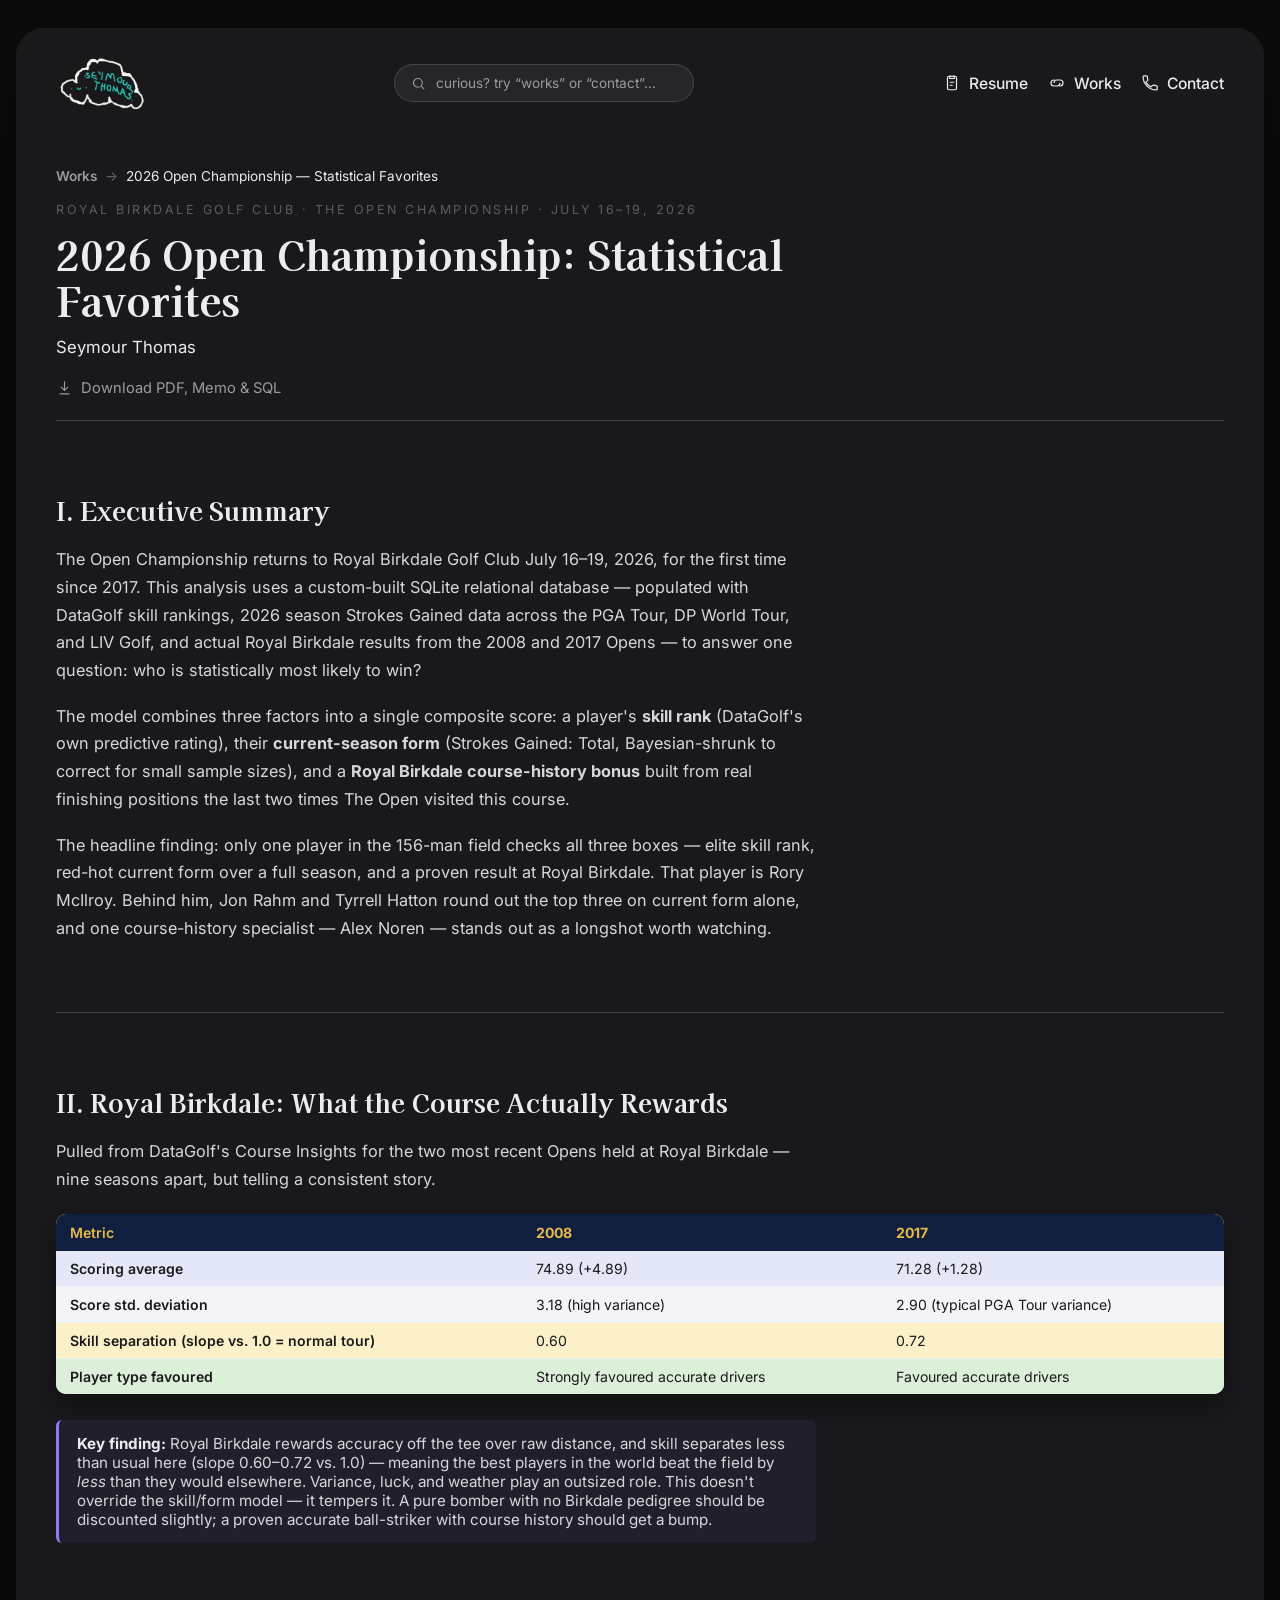
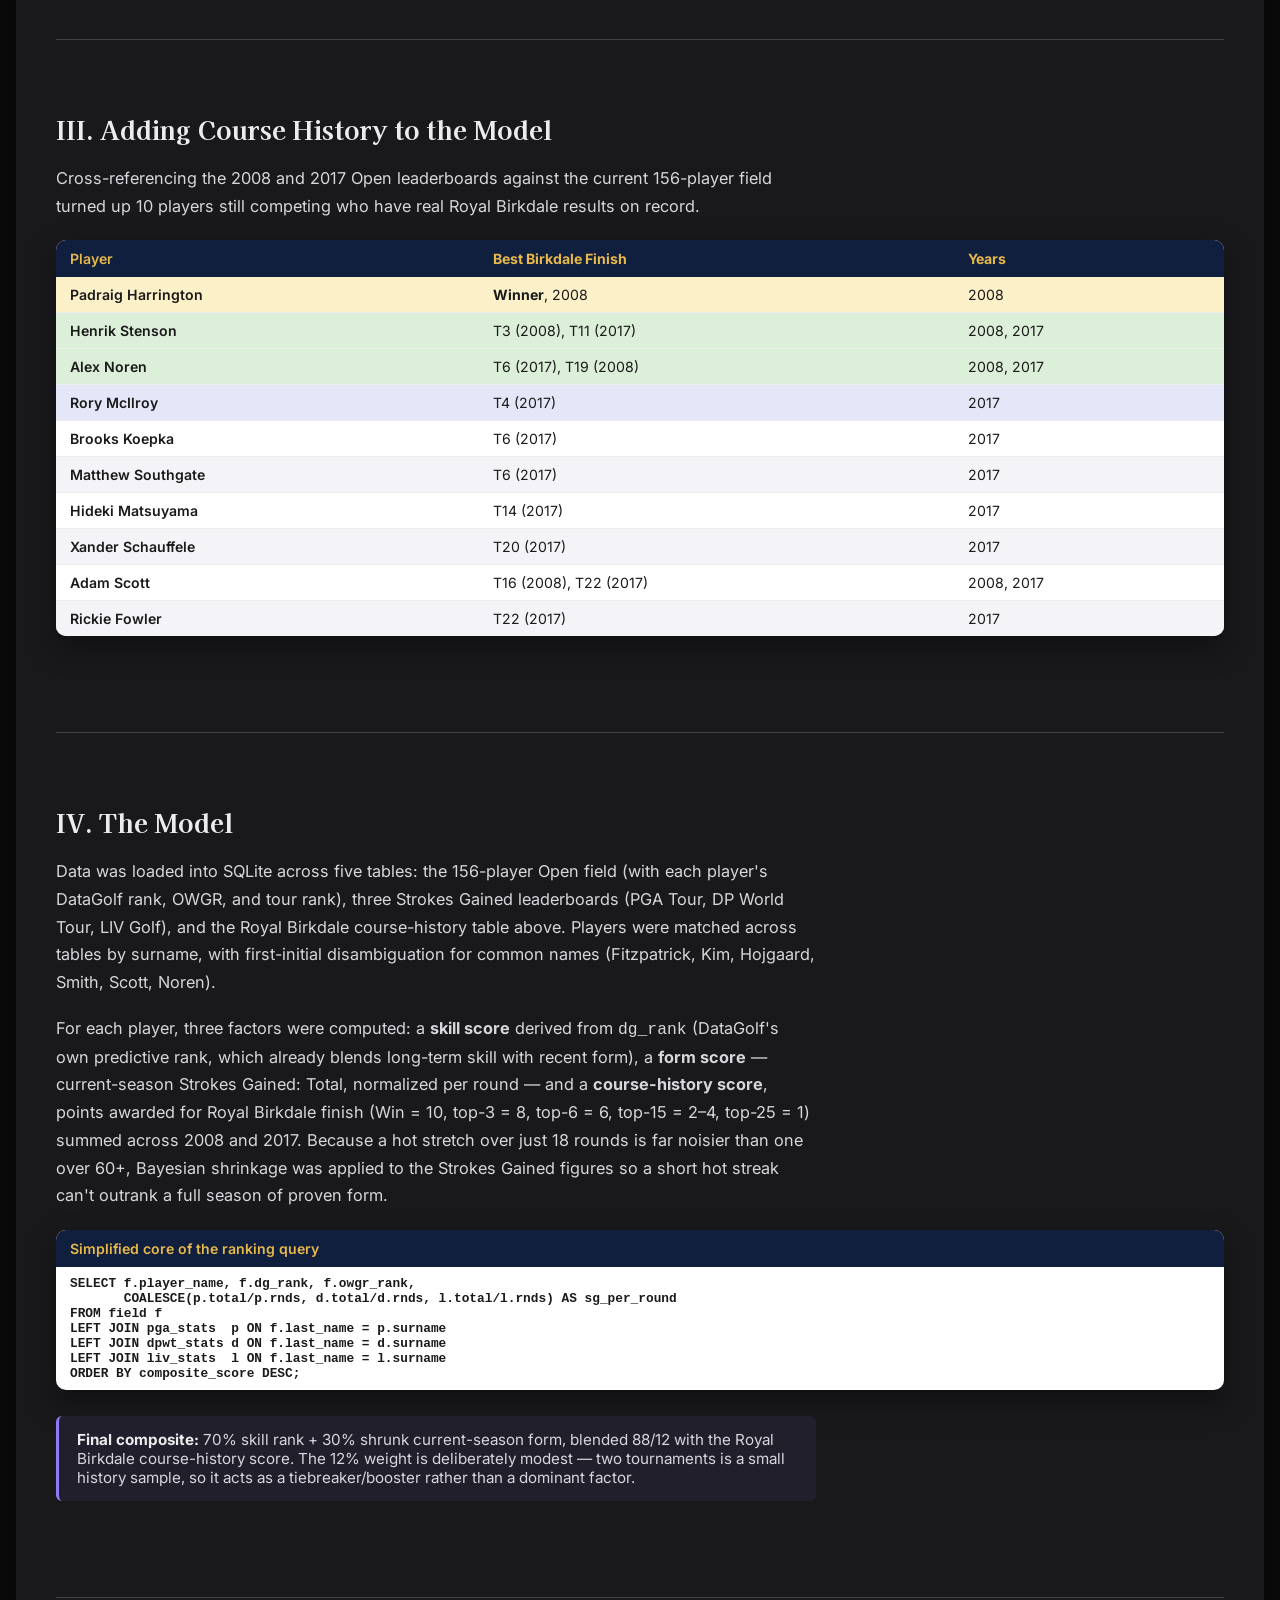
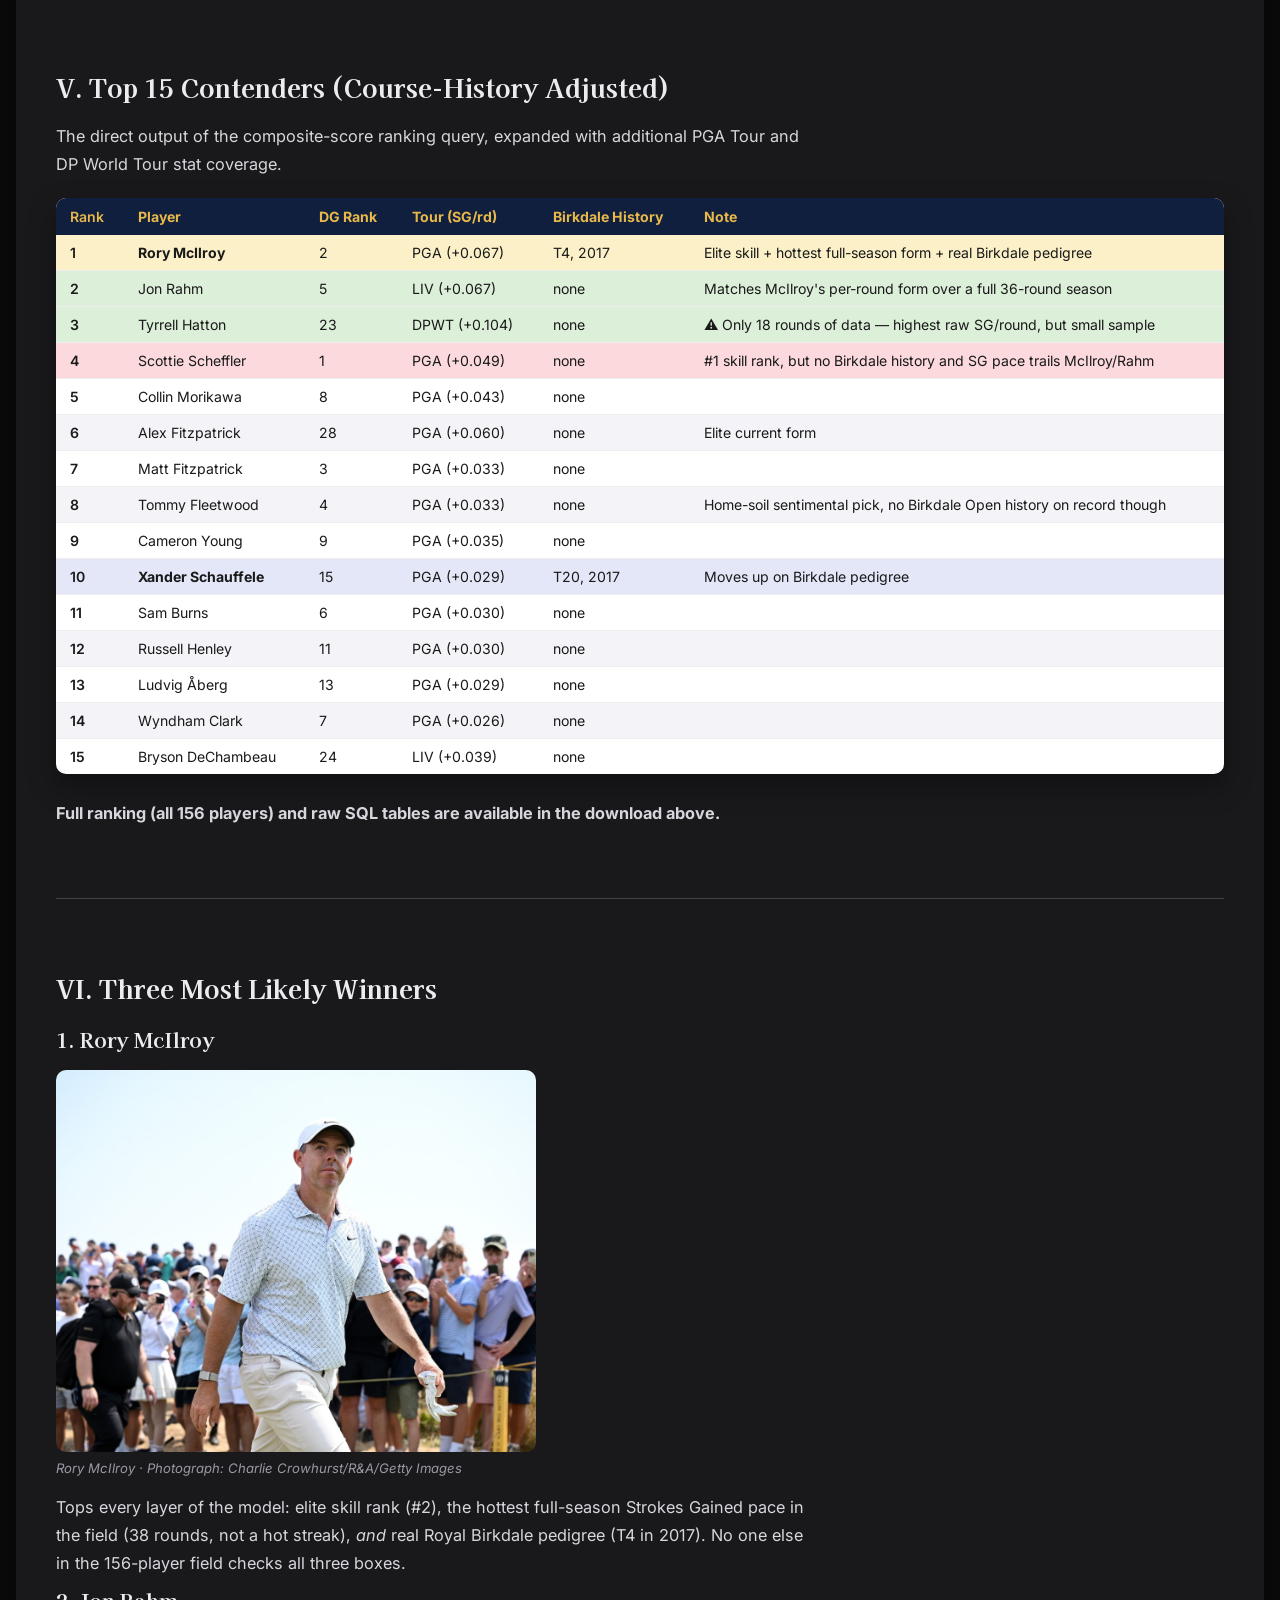
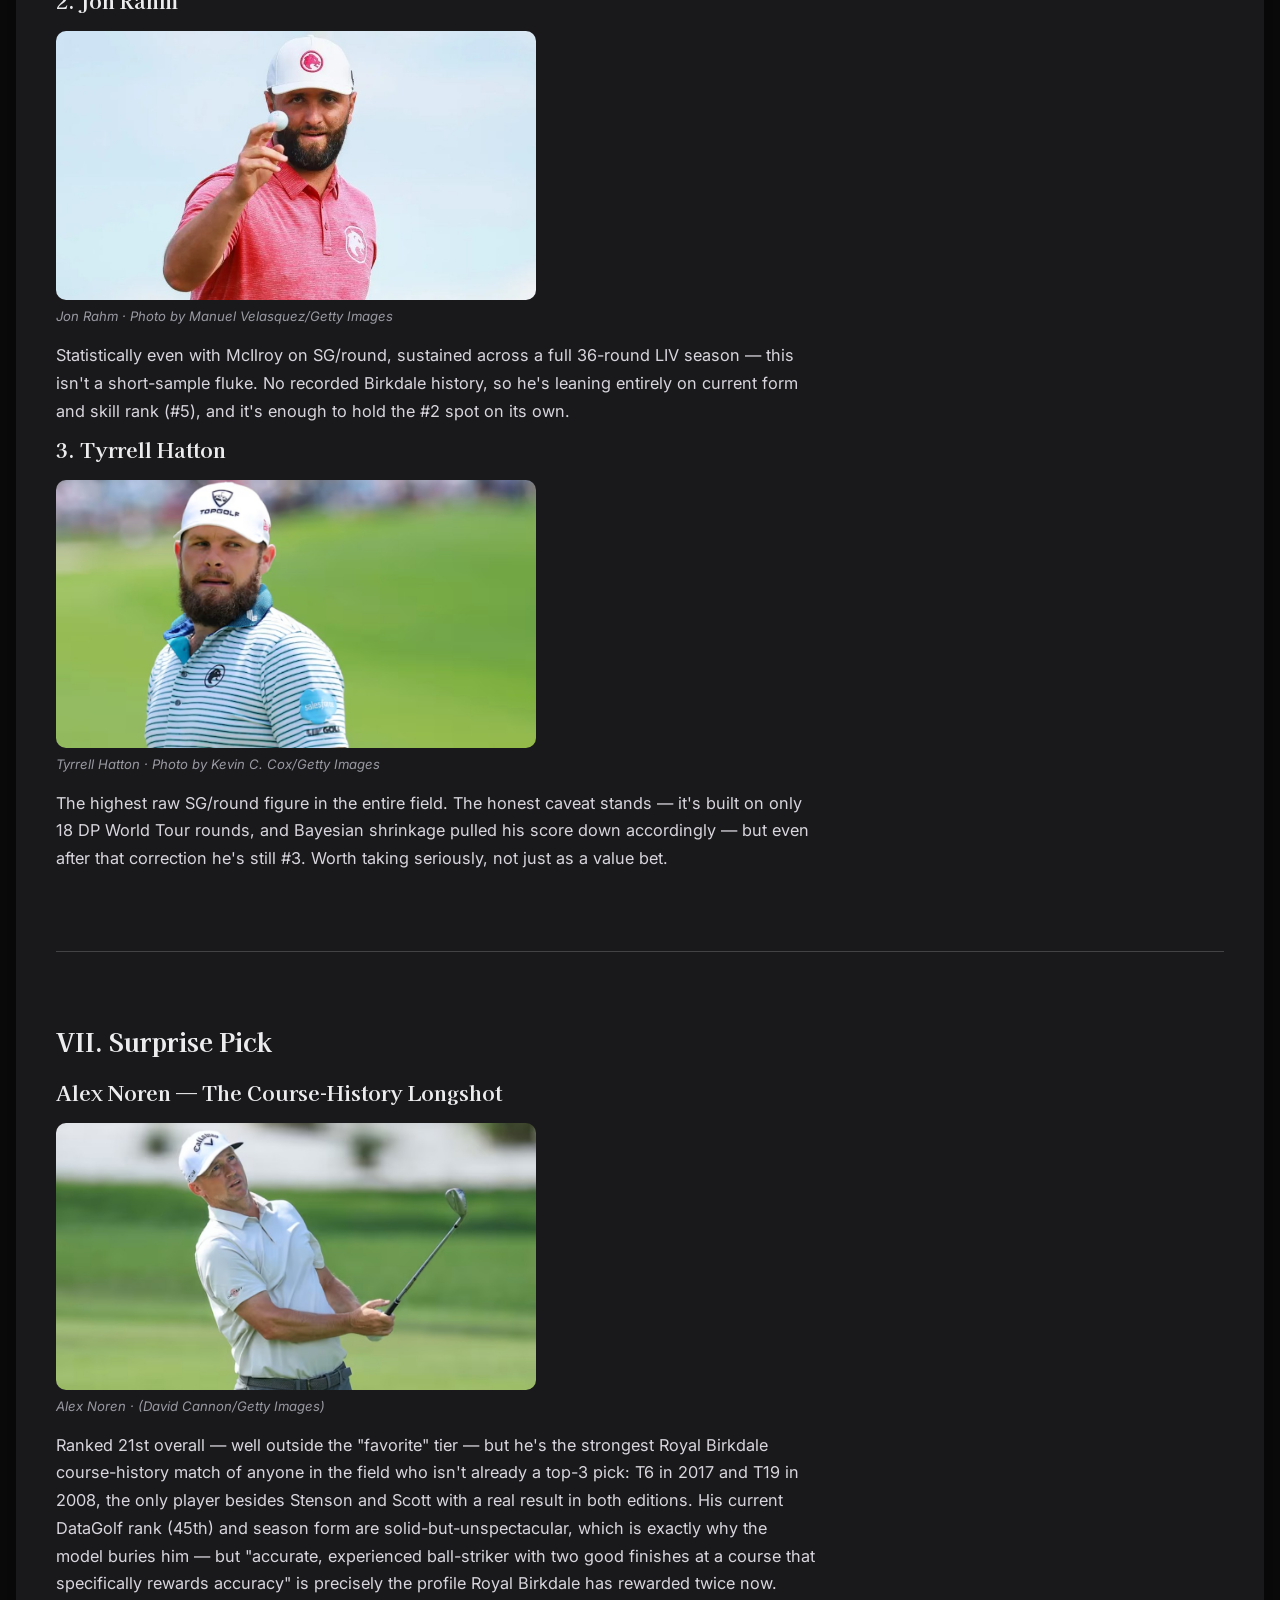
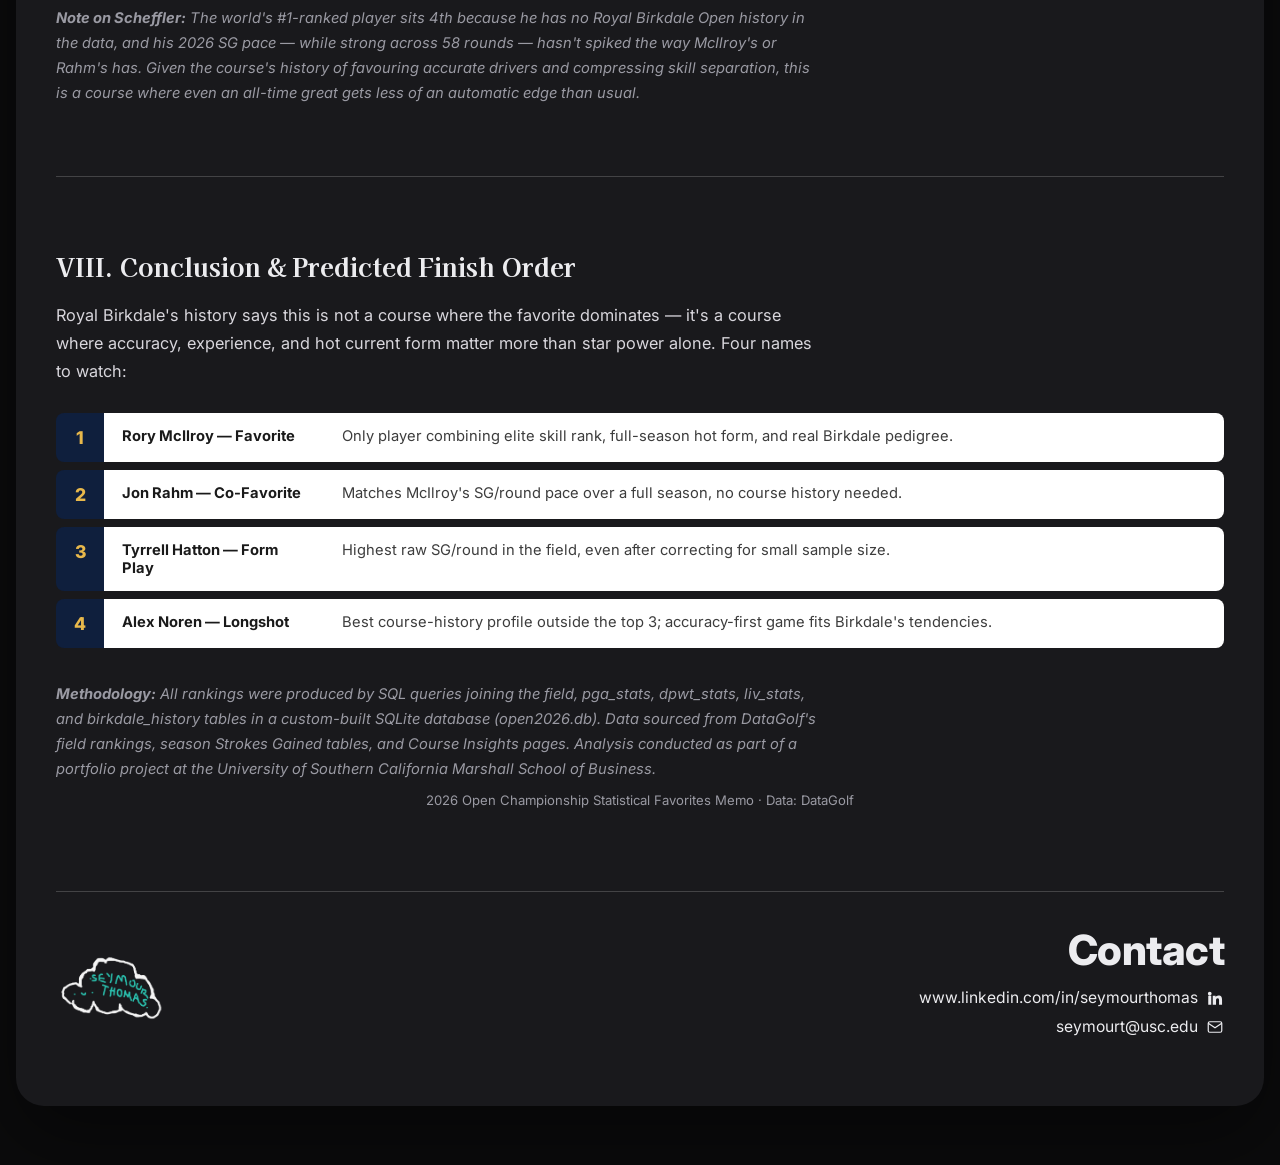
<file: open-championship-memo.html>
<!DOCTYPE html>
<html lang="en">
<head>
<meta charset="UTF-8">
<meta name="viewport" content="width=device-width, initial-scale=1.0">
<title>2026 Open Championship — Statistical Favorites — Seymour Thomas</title>
<link rel="icon" href="assets/logo.png">
<link rel="preconnect" href="https://fonts.googleapis.com">
<link rel="preconnect" href="https://fonts.gstatic.com" crossorigin>
<link href="https://fonts.googleapis.com/css2?family=Inter:wght@400;500;600;700&display=swap" rel="stylesheet">
<link rel="stylesheet" href="styles.css">
</head>
<body>

<div class="page">
  <div class="card">

    <header class="topbar">
      <a href="index.html" class="logo-link" aria-label="Back to homepage">
        <img src="assets/logo.png" alt="Seymour Thomas logo" class="logo-img">
      </a>
      <div class="site-search">
        <svg class="search-icon" viewBox="0 0 24 24" fill="none" stroke="currentColor" stroke-width="1.8"><circle cx="11" cy="11" r="7"/><path d="M21 21l-4.35-4.35"/></svg>
        <input type="text" id="siteSearch" class="search-input" placeholder="curious? try “works” or “contact”…" autocomplete="off" aria-label="Jump to a section of the site">
      </div>
      <nav class="nav">
        <a href="#" class="nav-link" id="navResume">
          <svg class="nav-icon" viewBox="0 0 24 24" fill="none" stroke="currentColor" stroke-width="1.6"><rect x="6" y="3" width="12" height="18" rx="2"/><path d="M9 3h6v3H9z"/><path d="M9 11h6M9 15h4"/></svg>
          <span>Resume</span>
        </a>
        <a href="index.html#works" class="nav-link">
          <svg class="nav-icon" viewBox="0 0 24 24" fill="none" stroke="currentColor" stroke-width="1.6"><path d="M8 12a4 4 0 0 1 4-4h4a4 4 0 0 1 0 8h-1"/><path d="M16 12a4 4 0 0 1-4 4H8a4 4 0 0 1 0-8h1"/></svg>
          <span>Works</span>
        </a>
        <a href="index.html#contact" class="nav-link">
          <svg class="nav-icon" viewBox="0 0 24 24" fill="none" stroke="currentColor" stroke-width="1.6"><path d="M6.6 10.8a15.9 15.9 0 0 0 6.6 6.6l2.2-2.2a1.2 1.2 0 0 1 1.2-.3c1.2.4 2.5.6 3.8.6a1.2 1.2 0 0 1 1.2 1.2V20a1.2 1.2 0 0 1-1.2 1.2C10.6 21.2 2.8 13.4 2.8 3.8A1.2 1.2 0 0 1 4 2.6h3.3a1.2 1.2 0 0 1 1.2 1.2c0 1.3.2 2.6.6 3.8a1.2 1.2 0 0 1-.3 1.2z"/></svg>
          <span>Contact</span>
        </a>
      </nav>
    </header>

    <main>

      <!-- MEMO HERO -->
      <section class="section memo-hero" id="memo-top">
        <div class="cloud-particles" aria-hidden="true">
          <img class="cloud-particle cp-1" src="assets/dotted-cloud.png" alt="">
          <img class="cloud-particle cp-2" src="assets/dotted-cloud.png" alt="">
          <img class="cloud-particle cp-3" src="assets/dotted-cloud.png" alt="">
          <img class="cloud-particle cp-4" src="assets/dotted-cloud.png" alt="">
          <img class="cloud-particle cp-5" src="assets/dotted-cloud.png" alt="">
          <img class="cloud-particle cp-6" src="assets/dotted-cloud.png" alt="">
          <img class="cloud-particle cp-7" src="assets/dotted-cloud.png" alt="">
        </div>

        <p class="breadcrumb reveal">
          <a href="index.html#works">Works</a><span class="sep">→</span><span class="current">2026 Open Championship — Statistical Favorites</span>
        </p>

        <p class="dot-marker reveal">Royal Birkdale Golf Club · The Open Championship · July 16–19, 2026</p>

        <h1 class="memo-title reveal"><span class="word" style="animation-delay:0.00s">2026</span> <span class="word" style="animation-delay:0.05s">Open</span> <span class="word" style="animation-delay:0.10s">Championship:</span> <span class="word" style="animation-delay:0.15s">Statistical</span> <span class="word" style="animation-delay:0.20s">Favorites</span></h1>

        <p class="memo-byline reveal">Seymour Thomas</p>

        <a class="memo-download reveal" href="assets/memo/open-championship-memo-download.zip" download>
          <svg viewBox="0 0 24 24" fill="none" stroke="currentColor" stroke-width="1.6"><path d="M12 3v13M7 11l5 5 5-5M5 21h14"/></svg>
          Download PDF, Memo &amp; SQL
        </a>
      </section>

      <hr class="section-divider reveal">

      <!-- I. EXECUTIVE SUMMARY -->
      <section class="section" id="exec-summary">
        <h2 class="memo-section-heading reveal">I. Executive Summary</h2>
        <div class="memo-body reveal">
          <p>The Open Championship returns to Royal Birkdale Golf Club July 16–19, 2026, for the first time since 2017. This analysis uses a custom-built SQLite relational database — populated with DataGolf skill rankings, 2026 season Strokes Gained data across the PGA Tour, DP World Tour, and LIV Golf, and actual Royal Birkdale results from the 2008 and 2017 Opens — to answer one question: who is statistically most likely to win?</p>
          <p>The model combines three factors into a single composite score: a player's <strong>skill rank</strong> (DataGolf's own predictive rating), their <strong>current-season form</strong> (Strokes Gained: Total, Bayesian-shrunk to correct for small sample sizes), and a <strong>Royal Birkdale course-history bonus</strong> built from real finishing positions the last two times The Open visited this course.</p>
          <p>The headline finding: only one player in the 156-man field checks all three boxes — elite skill rank, red-hot current form over a full season, and a proven result at Royal Birkdale. That player is Rory McIlroy. Behind him, Jon Rahm and Tyrrell Hatton round out the top three on current form alone, and one course-history specialist — Alex Noren — stands out as a longshot worth watching.</p>
        </div>
      </section>

      <hr class="section-divider reveal">

      <!-- II. COURSE PROFILE -->
      <section class="section" id="course-profile">
        <h2 class="memo-section-heading reveal">II. Royal Birkdale: What the Course Actually Rewards</h2>
        <div class="memo-body reveal">
          <p>Pulled from DataGolf's Course Insights for the two most recent Opens held at Royal Birkdale — nine seasons apart, but telling a consistent story.</p>
        </div>
        <div class="memo-table-wrap reveal">
          <table class="memo-table">
            <thead><tr><th>Metric</th><th>2008</th><th>2017</th></tr></thead>
            <tbody>
              <tr class="row-lavender"><td>Scoring average</td><td>74.89 (+4.89)</td><td>71.28 (+1.28)</td></tr>
              <tr><td>Score std. deviation</td><td>3.18 (high variance)</td><td>2.90 (typical PGA Tour variance)</td></tr>
              <tr class="row-yellow"><td>Skill separation (slope vs. 1.0 = normal tour)</td><td>0.60</td><td>0.72</td></tr>
              <tr class="row-green"><td>Player type favoured</td><td>Strongly favoured accurate drivers</td><td>Favoured accurate drivers</td></tr>
            </tbody>
          </table>
        </div>
        <div class="memo-callout reveal"><strong>Key finding:</strong> Royal Birkdale rewards accuracy off the tee over raw distance, and skill separates less than usual here (slope 0.60–0.72 vs. 1.0) — meaning the best players in the world beat the field by <em>less</em> than they would elsewhere. Variance, luck, and weather play an outsized role. This doesn't override the skill/form model — it tempers it. A pure bomber with no Birkdale pedigree should be discounted slightly; a proven accurate ball-striker with course history should get a bump.</div>
      </section>

      <hr class="section-divider reveal">

      <!-- III. COURSE HISTORY -->
      <section class="section" id="course-history">
        <h2 class="memo-section-heading reveal">III. Adding Course History to the Model</h2>
        <div class="memo-body reveal">
          <p>Cross-referencing the 2008 and 2017 Open leaderboards against the current 156-player field turned up 10 players still competing who have real Royal Birkdale results on record.</p>
        </div>
        <div class="memo-table-wrap reveal">
          <table class="memo-table">
            <thead><tr><th>Player</th><th>Best Birkdale Finish</th><th>Years</th></tr></thead>
            <tbody>
              <tr class="row-yellow"><td>Padraig Harrington</td><td><strong>Winner</strong>, 2008</td><td>2008</td></tr>
              <tr class="row-green"><td>Henrik Stenson</td><td>T3 (2008), T11 (2017)</td><td>2008, 2017</td></tr>
              <tr class="row-green"><td>Alex Noren</td><td>T6 (2017), T19 (2008)</td><td>2008, 2017</td></tr>
              <tr class="row-lavender"><td>Rory McIlroy</td><td>T4 (2017)</td><td>2017</td></tr>
              <tr><td>Brooks Koepka</td><td>T6 (2017)</td><td>2017</td></tr>
              <tr><td>Matthew Southgate</td><td>T6 (2017)</td><td>2017</td></tr>
              <tr><td>Hideki Matsuyama</td><td>T14 (2017)</td><td>2017</td></tr>
              <tr><td>Xander Schauffele</td><td>T20 (2017)</td><td>2017</td></tr>
              <tr><td>Adam Scott</td><td>T16 (2008), T22 (2017)</td><td>2008, 2017</td></tr>
              <tr><td>Rickie Fowler</td><td>T22 (2017)</td><td>2017</td></tr>
            </tbody>
          </table>
        </div>
      </section>

      <hr class="section-divider reveal">

      <!-- IV. THE MODEL -->
      <section class="section" id="the-model">
        <h2 class="memo-section-heading reveal">IV. The Model</h2>
        <div class="memo-body reveal">
          <p>Data was loaded into SQLite across five tables: the 156-player Open field (with each player's DataGolf rank, OWGR, and tour rank), three Strokes Gained leaderboards (PGA Tour, DP World Tour, LIV Golf), and the Royal Birkdale course-history table above. Players were matched across tables by surname, with first-initial disambiguation for common names (Fitzpatrick, Kim, Hojgaard, Smith, Scott, Noren).</p>
          <p>For each player, three factors were computed: a <strong>skill score</strong> derived from <code>dg_rank</code> (DataGolf's own predictive rank, which already blends long-term skill with recent form), a <strong>form score</strong> — current-season Strokes Gained: Total, normalized per round — and a <strong>course-history score</strong>, points awarded for Royal Birkdale finish (Win = 10, top-3 = 8, top-6 = 6, top-15 = 2–4, top-25 = 1) summed across 2008 and 2017. Because a hot stretch over just 18 rounds is far noisier than one over 60+, Bayesian shrinkage was applied to the Strokes Gained figures so a short hot streak can't outrank a full season of proven form.</p>
        </div>
        <div class="memo-table-wrap reveal">
          <table class="memo-table">
            <thead><tr><th colspan="2">Simplified core of the ranking query</th></tr></thead>
            <tbody>
              <tr><td colspan="2" style="font-family:monospace; white-space:pre-wrap; font-size:0.8rem;">SELECT f.player_name, f.dg_rank, f.owgr_rank,
       COALESCE(p.total/p.rnds, d.total/d.rnds, l.total/l.rnds) AS sg_per_round
FROM field f
LEFT JOIN pga_stats  p ON f.last_name = p.surname
LEFT JOIN dpwt_stats d ON f.last_name = d.surname
LEFT JOIN liv_stats  l ON f.last_name = l.surname
ORDER BY composite_score DESC;</td></tr>
            </tbody>
          </table>
        </div>
        <div class="memo-callout reveal"><strong>Final composite:</strong> 70% skill rank + 30% shrunk current-season form, blended 88/12 with the Royal Birkdale course-history score. The 12% weight is deliberately modest — two tournaments is a small history sample, so it acts as a tiebreaker/booster rather than a dominant factor.</div>
      </section>

      <hr class="section-divider reveal">

      <!-- V. TOP 15 CONTENDERS -->
      <section class="section" id="top-contenders">
        <h2 class="memo-section-heading reveal">V. Top 15 Contenders (Course-History Adjusted)</h2>
        <div class="memo-body reveal">
          <p>The direct output of the composite-score ranking query, expanded with additional PGA Tour and DP World Tour stat coverage.</p>
        </div>
        <div class="memo-table-wrap reveal">
          <table class="memo-table">
            <thead><tr><th>Rank</th><th>Player</th><th>DG Rank</th><th>Tour (SG/rd)</th><th>Birkdale History</th><th>Note</th></tr></thead>
            <tbody>
              <tr class="row-yellow"><td>1</td><td><strong>Rory McIlroy</strong></td><td>2</td><td>PGA (+0.067)</td><td>T4, 2017</td><td>Elite skill + hottest full-season form + real Birkdale pedigree</td></tr>
              <tr class="row-green"><td>2</td><td>Jon Rahm</td><td>5</td><td>LIV (+0.067)</td><td>none</td><td>Matches McIlroy's per-round form over a full 36-round season</td></tr>
              <tr class="row-green"><td>3</td><td>Tyrrell Hatton</td><td>23</td><td>DPWT (+0.104)</td><td>none</td><td>⚠️ Only 18 rounds of data — highest raw SG/round, but small sample</td></tr>
              <tr class="row-pink"><td>4</td><td>Scottie Scheffler</td><td>1</td><td>PGA (+0.049)</td><td>none</td><td>#1 skill rank, but no Birkdale history and SG pace trails McIlroy/Rahm</td></tr>
              <tr><td>5</td><td>Collin Morikawa</td><td>8</td><td>PGA (+0.043)</td><td>none</td><td></td></tr>
              <tr><td>6</td><td>Alex Fitzpatrick</td><td>28</td><td>PGA (+0.060)</td><td>none</td><td>Elite current form</td></tr>
              <tr><td>7</td><td>Matt Fitzpatrick</td><td>3</td><td>PGA (+0.033)</td><td>none</td><td></td></tr>
              <tr><td>8</td><td>Tommy Fleetwood</td><td>4</td><td>PGA (+0.033)</td><td>none</td><td>Home-soil sentimental pick, no Birkdale Open history on record though</td></tr>
              <tr><td>9</td><td>Cameron Young</td><td>9</td><td>PGA (+0.035)</td><td>none</td><td></td></tr>
              <tr class="row-lavender"><td>10</td><td><strong>Xander Schauffele</strong></td><td>15</td><td>PGA (+0.029)</td><td>T20, 2017</td><td>Moves up on Birkdale pedigree</td></tr>
              <tr><td>11</td><td>Sam Burns</td><td>6</td><td>PGA (+0.030)</td><td>none</td><td></td></tr>
              <tr><td>12</td><td>Russell Henley</td><td>11</td><td>PGA (+0.030)</td><td>none</td><td></td></tr>
              <tr><td>13</td><td>Ludvig Åberg</td><td>13</td><td>PGA (+0.029)</td><td>none</td><td></td></tr>
              <tr><td>14</td><td>Wyndham Clark</td><td>7</td><td>PGA (+0.026)</td><td>none</td><td></td></tr>
              <tr><td>15</td><td>Bryson DeChambeau</td><td>24</td><td>LIV (+0.039)</td><td>none</td><td></td></tr>
            </tbody>
          </table>
        </div>
        <div class="memo-body reveal">
          <p><strong>Full ranking (all 156 players) and raw SQL tables are available in the download above.</strong></p>
        </div>
      </section>

      <hr class="section-divider reveal">

      <!-- VI. THREE MOST LIKELY WINNERS -->
      <section class="section" id="favorites">
        <h2 class="memo-section-heading reveal">VI. Three Most Likely Winners</h2>

        <div class="recommendation reveal">
          <h3>1. Rory McIlroy</h3>
          <figure>
            <img src="assets/players/rory-mcilroy.jpg" alt="Rory McIlroy walking the course at The Open Championship">
            <figcaption>Rory McIlroy · Photograph: Charlie Crowhurst/R&amp;A/Getty Images</figcaption>
          </figure>
          <div class="memo-body">
            <p>Tops every layer of the model: elite skill rank (#2), the hottest full-season Strokes Gained pace in the field (38 rounds, not a hot streak), <em>and</em> real Royal Birkdale pedigree (T4 in 2017). No one else in the 156-player field checks all three boxes.</p>
          </div>
        </div>

        <div class="recommendation reveal">
          <h3>2. Jon Rahm</h3>
          <figure>
            <img src="assets/players/jon-rahm.jpg" alt="Jon Rahm holding up his golf ball on the green">
            <figcaption>Jon Rahm · Photo by Manuel Velasquez/Getty Images</figcaption>
          </figure>
          <div class="memo-body">
            <p>Statistically even with McIlroy on SG/round, sustained across a full 36-round LIV season — this isn't a short-sample fluke. No recorded Birkdale history, so he's leaning entirely on current form and skill rank (#5), and it's enough to hold the #2 spot on its own.</p>
          </div>
        </div>

        <div class="recommendation reveal">
          <h3>3. Tyrrell Hatton</h3>
          <figure>
            <img src="assets/players/tyrrell-hatton.jpg" alt="Tyrrell Hatton on the practice range at The Open">
            <figcaption>Tyrrell Hatton · Photo by Kevin C. Cox/Getty Images</figcaption>
          </figure>
          <div class="memo-body">
            <p>The highest raw SG/round figure in the entire field. The honest caveat stands — it's built on only 18 DP World Tour rounds, and Bayesian shrinkage pulled his score down accordingly — but even after that correction he's still #3. Worth taking seriously, not just as a value bet.</p>
          </div>
        </div>
      </section>

      <hr class="section-divider reveal">

      <!-- VII. SURPRISE PICK -->
      <section class="section" id="surprise-pick">
        <h2 class="memo-section-heading reveal">VII. Surprise Pick</h2>

        <div class="recommendation reveal">
          <h3>Alex Noren — The Course-History Longshot</h3>
          <figure>
            <img src="assets/players/alex-noren.jpg" alt="Alex Noren following through on his golf swing">
            <figcaption>Alex Noren · (David Cannon/Getty Images)</figcaption>
          </figure>
          <div class="memo-body">
            <p>Ranked 21st overall — well outside the "favorite" tier — but he's the strongest Royal Birkdale course-history match of anyone in the field who isn't already a top-3 pick: T6 in 2017 and T19 in 2008, the only player besides Stenson and Scott with a real result in both editions. His current DataGolf rank (45th) and season form are solid-but-unspectacular, which is exactly why the model buries him — but "accurate, experienced ball-striker with two good finishes at a course that specifically rewards accuracy" is precisely the profile Royal Birkdale has rewarded twice now.</p>
          </div>
        </div>

        <div class="memo-body reveal">
          <p class="memo-aside"><strong>Note on Scheffler:</strong> The world's #1-ranked player sits 4th because he has no Royal Birkdale Open history in the data, and his 2026 SG pace — while strong across 58 rounds — hasn't spiked the way McIlroy's or Rahm's has. Given the course's history of favouring accurate drivers and compressing skill separation, this is a course where even an all-time great gets less of an automatic edge than usual.</p>
        </div>
      </section>

      <hr class="section-divider reveal">

      <!-- VIII. CONCLUSION -->
      <section class="section" id="conclusion">
        <h2 class="memo-section-heading reveal">VIII. Conclusion &amp; Predicted Finish Order</h2>
        <div class="memo-body reveal">
          <p>Royal Birkdale's history says this is not a course where the favorite dominates — it's a course where accuracy, experience, and hot current form matter more than star power alone. Four names to watch:</p>
        </div>
        <table class="conclusion-table reveal">
          <tbody>
            <tr><td>1</td><td>Rory McIlroy — Favorite</td><td>Only player combining elite skill rank, full-season hot form, and real Birkdale pedigree.</td></tr>
            <tr><td>2</td><td>Jon Rahm — Co-Favorite</td><td>Matches McIlroy's SG/round pace over a full season, no course history needed.</td></tr>
            <tr><td>3</td><td>Tyrrell Hatton — Form Play</td><td>Highest raw SG/round in the field, even after correcting for small sample size.</td></tr>
            <tr><td>4</td><td>Alex Noren — Longshot</td><td>Best course-history profile outside the top 3; accuracy-first game fits Birkdale's tendencies.</td></tr>
          </tbody>
        </table>
        <div class="memo-body reveal">
          <p class="memo-aside"><strong>Methodology:</strong> All rankings were produced by SQL queries joining the field, pga_stats, dpwt_stats, liv_stats, and birkdale_history tables in a custom-built SQLite database (open2026.db). Data sourced from DataGolf's field rankings, season Strokes Gained tables, and Course Insights pages. Analysis conducted as part of a portfolio project at the University of Southern California Marshall School of Business.</p>
        </div>
        <p class="memo-credit reveal">2026 Open Championship Statistical Favorites Memo · Data: DataGolf</p>
      </section>

      <hr class="section-divider reveal">

      <!-- CONTACT (same as main page) -->
      <section class="section contact-section" id="contact">
        <img src="assets/logo.png" alt="Seymour Thomas logo" class="logo-img contact-logo reveal">
        <div class="contact-info reveal">
          <h2 class="section-title contact-title">Contact</h2>
          <a href="https://www.linkedin.com/in/seymourthomas" target="_blank" rel="noopener" class="contact-row link-hover">
            www.linkedin.com/in/seymourthomas
            <svg class="contact-icon" viewBox="0 0 24 24" fill="currentColor"><path d="M4.98 3.5a2.5 2.5 0 1 1 0 5 2.5 2.5 0 0 1 0-5zM3 9h4v12H3zM9 9h3.8v1.7h.05c.53-1 1.83-2.05 3.77-2.05 4.03 0 4.78 2.65 4.78 6.1V21h-4v-5.6c0-1.34-.02-3.06-1.87-3.06-1.87 0-2.16 1.46-2.16 2.96V21H9z"/></svg>
          </a>
          <a href="mailto:seymourt@usc.edu" class="contact-row link-hover">
            seymourt@usc.edu
            <svg class="contact-icon" viewBox="0 0 24 24" fill="none" stroke="currentColor" stroke-width="1.6"><rect x="3" y="5" width="18" height="14" rx="2"/><path d="M3 7l9 6 9-6"/></svg>
          </a>
        </div>
      </section>

    </main>
  </div>
</div>

<script src="script.js"></script>
</body>
</html>
</file>
<file: styles.css>
/* ============ self-hosted fonts ============ */
@font-face{
  font-family:'Kaisei Tokumin';
  src:url('assets/fonts/KaiseiTokumin-Regular.ttf') format('truetype');
  font-weight:400;
  font-style:normal;
  font-display:swap;
}
@font-face{
  font-family:'Kaisei Tokumin';
  src:url('assets/fonts/KaiseiTokumin-Medium.ttf') format('truetype');
  font-weight:500;
  font-style:normal;
  font-display:swap;
}
@font-face{
  font-family:'Kaisei Tokumin';
  src:url('assets/fonts/KaiseiTokumin-Bold.ttf') format('truetype');
  font-weight:700;
  font-style:normal;
  font-display:swap;
}
@font-face{
  font-family:'Kaisei Tokumin';
  src:url('assets/fonts/KaiseiTokumin-ExtraBold.ttf') format('truetype');
  font-weight:800;
  font-style:normal;
  font-display:swap;
}

/* ============ tokens ============ */
:root{
  --bg-outer:#0B0B0C;
  --bg-card:#19191C;
  --text-primary:#ECECEF;
  --text-muted:#9A9AA3;
  --accent:#8E7CF6;      /* purple/blue hover highlight */
  --accent-soft:rgba(142,124,246,0.15);
  --teal:#2DD4BF;
  --dot-grey:#5B5B63;
  --rule:rgba(255,255,255,0.14);
  --radius-card:28px;
  --font-display:'Kaisei Tokumin', serif;
  --font-body:'Inter', sans-serif;

  /* complementary planet-inspired accents — gray/cyan/black/purple stay the
     core of the page; these are used sparingly as small colorful highlights
     (floating motifs, work-card accents) so things "stick out" without
     turning the whole palette busy. */
  --sun:#F2994A;
  --sun-deep:#D8542E;
  --earth:#5B8DBE;
  --mars:#C1440E;
  --saturn:#E3C88A;
  --neptune:#5C7CFA;
}

*{box-sizing:border-box;}
html{scroll-behavior:smooth;}
body{
  margin:0;
  background:var(--bg-outer);
  color:var(--text-primary);
  font-family:var(--font-body);
  -webkit-font-smoothing:antialiased;
}

a{ color:inherit; text-decoration:none; }

/* ============ page / card shell ============ */
.page{
  min-height:100vh;
  display:flex;
  justify-content:center;
  padding:28px 16px 60px;
}
.card{
  position:relative;
  width:100%;
  max-width:1400px;
  background:var(--bg-card);
  border-radius:var(--radius-card);
  overflow:hidden;
  box-shadow:0 30px 80px rgba(0,0,0,0.45);
}

/* floating cloud particles — small, transparent, confined to the intro
   hero's right-hand side so they never cross into the text column.
   Each drifts in, lingers, fades out, then repeats on a loop; staggered
   delays/durations keep them from moving in sync. */
.cloud-particles{
  position:absolute;
  inset:0;
  overflow:hidden;
  pointer-events:none;
  z-index:0;
}
.cloud-particle{
  position:absolute;
  width:56px;
  opacity:0;
  animation:cloud-float 12s ease-in-out infinite;
}
.cp-1{ top:6%;  left:64%; width:38px; animation-duration:11s; animation-delay:0s;   --peak:0.20; --dx:16px;  --dy:-22px; }
.cp-2{ top:16%; left:84%; width:60px; animation-duration:14s; animation-delay:2.5s; --peak:0.16; --dx:-14px; --dy:18px;  }
.cp-3{ top:34%; left:70%; width:30px; animation-duration:9s;  animation-delay:5s;   --peak:0.24; --dx:20px;  --dy:14px;  }
.cp-4{ top:48%; left:90%; width:50px; animation-duration:13s; animation-delay:1.5s; --peak:0.15; --dx:-18px; --dy:-16px; }
.cp-5{ top:62%; left:66%; width:42px; animation-duration:10s; animation-delay:7s;   --peak:0.20; --dx:14px;  --dy:20px;  }
.cp-6{ top:76%; left:82%; width:34px; animation-duration:12.5s; animation-delay:4s; --peak:0.18; --dx:-16px; --dy:-14px; }
.cp-7{ top:88%; left:72%; width:46px; animation-duration:15s; animation-delay:9s;   --peak:0.14; --dx:12px;  --dy:-18px; }

/* homepage intro only: make the same drifting clouds noticeably more
   visible than the subtler version used on memo pages, per feedback
   that they "aren't highlighted enough" — scoped to #intro so the
   memo pages' clouds stay exactly as they were. */
#intro .cp-1{ --peak:0.34; width:46px; }
#intro .cp-2{ --peak:0.30; width:74px; }
#intro .cp-3{ --peak:0.38; width:38px; }
#intro .cp-4{ --peak:0.28; width:62px; }
#intro .cp-5{ --peak:0.34; width:52px; }
#intro .cp-6{ --peak:0.32; width:44px; }
#intro .cp-7{ --peak:0.26; width:56px; }
/* cp-1 and cp-3 originally drifted through the upper-middle area where the
   dot-spiral now lives — nudged down here (homepage only, base position
   for the memo pages is untouched) so no cloud ever fades in near/around
   the spiral and overlaps it. */
#intro .cp-1{ top:46%; }
#intro .cp-3{ top:42%; }

@keyframes cloud-float{
  0%{ opacity:0; transform:translate(0,0) scale(0.92); }
  15%{ opacity:var(--peak,0.2); }
  50%{ transform:translate(var(--dx,14px), var(--dy,-18px)) scale(1); }
  85%{ opacity:var(--peak,0.2); }
  100%{ opacity:0; transform:translate(calc(var(--dx,14px) * 1.7), calc(var(--dy,-18px) * 1.7)) scale(1.04); }
}

/* new signature dot-spiral graphic — homepage intro only. Wrapper handles
   the one-time fade-in timed to arrive alongside the intro text; the SVG
   inside spins continuously and slowly on its own so the two animations
   never fight over the transform property. Positioned clear of the text
   column and given pointer-events:none so it can never sit "over" or
   interrupt reading, per feedback. Pinned to a fixed top offset (rather
   than a %) so it always sits just below the logo/nav; because it now
   sits directly above the vertically-centered hero text (per the arrow
   reference photo) rather than off to the side, the max-height query
   below hides it on short viewports where that text could rise up far
   enough to reach it — the "never overlap the text" rule wins over
   always showing it. */
.dot-spiral-wrap{
  position:absolute;
  top:26px;
  left:260px;
  width:200px;
  height:200px;
  opacity:0;
  pointer-events:none;
  z-index:0;
  animation:dot-spiral-fadein 1.8s ease-out 1s forwards;
}
.dot-spiral{
  width:100%;
  height:100%;
  display:block;
  transform-origin:50% 50%;
  animation:dot-spiral-spin 110s linear infinite;
}
@keyframes dot-spiral-fadein{
  from{ opacity:0; transform:scale(0.92); }
  to{ opacity:0.85; transform:scale(1); }
}
@keyframes dot-spiral-spin{
  from{ transform:rotate(0deg); }
  to{ transform:rotate(360deg); }
}
@media (max-width:900px){
  /* not enough width for it to sit comfortably in its new spot on
     narrower windows — hidden rather than cramped, same spirit as the
     rest of the mobile experience you said already looks great */
  .dot-spiral-wrap{ display:none; }
}
@media (max-height:760px){
  /* short viewports push the vertically-centered hero text upward,
     which could reach this graphic's new position above it — hide
     rather than risk the overlap. Same logic applies to the new
     lower-hero clouds below (.deco-hero-lower), since they sit below
     the same vertically-centered text block. */
  .dot-spiral-wrap, .deco-hero-lower{ display:none; }
}

/* small decorative accents for the Resume/Works sections — same dot-spiral
   motif as the hero (for consistency) plus the same dotted-cloud image,
   scaled up from the first pass and always gently animating rather than
   fading in once and going static. Clouds drift and fade the same way
   the hero ones do (own small-amplitude version of that keyframe below);
   swirls hold their position but pulse opacity, plus keep the same slow
   continuous spin as the hero swirl. Positions are hand-placed per section
   against known-empty areas of each layout, with real clearance from both
   the section's own top/bottom edges and the two right-aligned rows
   (KXSCRadio, Open Championship) so nothing can drift near a border or
   over text. */
.deco-swirl-sm{
  position:absolute;
  width:76px;
  height:76px;
  pointer-events:none;
  z-index:0;
  animation:deco-swirl-pulse 9s ease-in-out infinite;
}
.deco-swirl-sm svg{
  width:100%;
  height:100%;
  display:block;
  animation:dot-spiral-spin 130s linear infinite;
}
@keyframes deco-swirl-pulse{
  0%, 100%{ opacity:0.14; }
  50%{ opacity:0.55; }
}
.deco-cloud-sm{
  position:absolute;
  width:38px;
  opacity:0;
  pointer-events:none;
  z-index:0;
  animation:deco-cloud-float 13s ease-in-out infinite;
}
@keyframes deco-cloud-float{
  0%{ opacity:0; transform:translate(0,0); }
  20%{ opacity:var(--peak,0.42); }
  50%{ transform:translate(var(--dx,10px), var(--dy,-12px)); }
  80%{ opacity:var(--peak,0.42); }
  100%{ opacity:0; transform:translate(calc(var(--dx,10px) * 1.6), calc(var(--dy,-12px) * 1.6)); }
}
@media (max-width:680px){
  .deco-swirl-sm, .deco-cloud-sm{ display:none; }
}

/* the one "featured" cloud in the card's top-right corner — always
   visible (no fade in/out) and spinning continuously, very slowly, so its
   general cloud silhouette is always readable mid-rotation. Kept separate
   from .cloud-particle, which drifts + fades instead. */
.signature-cloud{
  position:absolute;
  top:22px;
  right:34px;
  width:96px;
  opacity:0.55;
  pointer-events:none;
  z-index:0;
  transform-origin:50% 50%;
  animation:dot-spiral-spin 170s linear infinite;
}
@media (max-width:900px){
  .signature-cloud{ width:64px; top:16px; right:20px; opacity:0.4; }
}
@media (max-width:680px){
  .signature-cloud{ width:48px; }
}

/* colored planet/sun motifs — same drift-and-fade language as the gray
   decor above, but on a longer cycle with a shorter visible window so
   they surface less often, per feedback ("less frequently than the gray
   graphics"), each staying in its real signature color. */
.planet-orb{
  position:absolute;
  pointer-events:none;
  z-index:0;
  opacity:0;
  animation:planet-orb-float 46s ease-in-out infinite;
}
@keyframes planet-orb-float{
  0%, 22%{ opacity:0; transform:translate(0,0) scale(0.88); }
  32%{ opacity:var(--peak,0.5); transform:translate(0,0) scale(0.96); }
  55%{ transform:translate(var(--dx,12px), var(--dy,-14px)) scale(1); }
  68%{ opacity:var(--peak,0.5); }
  78%, 100%{ opacity:0; }
}
@media (max-width:680px){
  .planet-orb{ display:none; }
}

/* ============ topbar (sticky) ============ */
.topbar{
  position:sticky;
  top:0;
  z-index:20;
  display:flex;
  align-items:center;
  justify-content:space-between;
  padding:26px 40px;
  background:linear-gradient(to bottom, var(--bg-card) 78%, rgba(25,25,28,0));
}
.logo-link{ display:block; line-height:0; }
.logo-img{
  height:58px;
  width:auto;
  transition:transform 0.2s ease, filter 0.2s ease;
}
.logo-link:hover .logo-img{
  transform:scale(1.05);
  filter:drop-shadow(0 0 8px var(--accent-soft));
}

.nav{
  display:flex;
  gap:20px;
}
.nav-link{
  display:flex;
  align-items:center;
  gap:8px;
  font-size:0.98rem;
  font-weight:500;
  color:var(--text-primary);
  transition:color 0.2s ease;
}
.nav-icon{
  width:18px;
  height:18px;
  flex-shrink:0;
  transition:color 0.2s ease, transform 0.2s ease;
}
.nav-link:hover, .nav-link:focus-visible{
  color:var(--accent);
}
.nav-link:hover .nav-icon, .nav-link:focus-visible .nav-icon{
  transform:translateY(-1px);
}

/* creative little search bar, sitting between logo and nav — a lighter,
   more playful way in than the nav links, inspired by
   jacquelinekeisung.framer.website's search bar. Typing a keyword and
   hitting enter jumps to that part of the site (see script.js). */
.site-search{
  display:flex;
  align-items:center;
  gap:8px;
  width:100%;
  max-width:300px;
  background:rgba(255,255,255,0.06);
  border:1px solid rgba(255,255,255,0.14);
  border-radius:999px;
  padding:9px 16px;
  transition:border-color 0.2s ease, background 0.2s ease;
}
.site-search:focus-within{
  border-color:var(--accent);
  background:rgba(255,255,255,0.1);
}
.search-icon{
  width:15px;
  height:15px;
  flex-shrink:0;
  color:var(--text-muted);
}
.search-input{
  width:100%;
  background:none;
  border:none;
  outline:none;
  color:var(--text-primary);
  font-family:var(--font-body);
  font-size:0.85rem;
}
.search-input::placeholder{ color:var(--text-muted); }
.search-shake{ animation:search-shake 0.4s ease; }
@keyframes search-shake{
  0%, 100%{ transform:translateX(0); }
  25%{ transform:translateX(-4px); }
  75%{ transform:translateX(4px); }
}
@media (max-width:920px){
  .site-search{ max-width:190px; }
}
@media (max-width:680px){
  .site-search{ display:none; }
}

.topbar-dots{
  position:absolute;
  right:40px;
  bottom:0px;
  transform:translateY(50%);
  color:var(--dot-grey);
  font-size:0.7rem;
  letter-spacing:3px;
  display:none;
}
@media (min-width:640px){
  .topbar-dots{ display:block; }
}

/* ============ sections (base spacing, no cross-cancelling) ============ */
main{
  position:relative;
  z-index:1;
}
.section{
  padding:70px 40px;
  position:relative;
  scroll-margin-top:110px;
}
.dot-marker{
  font-family:var(--font-body);
  font-size:0.78rem;
  letter-spacing:2.5px;
  text-transform:uppercase;
  color:var(--dot-grey);
  margin:0 0 14px;
}
.eyebrow{
  font-family:var(--font-display);
  font-weight:500;
  font-style:normal;
  font-size:1.15rem;
  color:var(--text-muted);
  letter-spacing:0.3px;
  margin:0 0 14px;
}
.section-title{
  font-family:var(--font-body);
  font-weight:800;
  font-size:2.6rem;
  letter-spacing:-0.5px;
  line-height:1.1;
  margin:0;
}

/* header row style borrowed from productsc.org's "The network" heading —
   big, bold, plain sans title paired with a small tracked-out caption,
   applied consistently to the Resume/Works headers. */
.section-head{
  display:flex;
  align-items:flex-end;
  justify-content:space-between;
  gap:24px;
  margin:0 0 34px;
}
.section-head .dot-marker{ margin-bottom:14px; }
.section-desc{
  font-size:0.72rem;
  font-weight:600;
  letter-spacing:2px;
  text-transform:uppercase;
  color:var(--dot-grey);
  margin:0 0 6px;
  text-align:right;
  max-width:220px;
}
@media (max-width:680px){
  .section-title{ font-size:1.9rem; }
  .section-head{
    flex-direction:column;
    align-items:flex-start;
    gap:8px;
  }
  .section-desc{ text-align:left; max-width:none; }
}

.section-divider{
  border:none;
  height:1px;
  margin:0 40px;
  background:rgba(255,255,255,0.18);
}

/* per-word load-in animation — plain CSS keyframes, no JS text
   manipulation involved, so spacing between words can never break */
.word{
  display:inline-block;
  opacity:0;
  animation:word-in 0.6s ease forwards;
}
@keyframes word-in{
  from{ opacity:0; transform:translateY(12px); }
  to{ opacity:1; transform:translateY(0); }
}

/* slower, smoother variant — used only on the homepage intro-bio line
   per feedback that the default fade felt too quick. Left as an add-on
   modifier (rather than changing .word itself) so the memo pages, which
   reuse .word for their titles, keep their original faster timing. */
.word-slow{
  animation-duration:1.3s;
  animation-timing-function:cubic-bezier(.22,.61,.36,1);
}

/* ============ intro (hero) ============ */
.intro{
  position:relative;
  overflow:hidden;
  min-height:calc(100vh - 110px);
  display:flex;
  flex-direction:column;
  justify-content:center;
  padding-top:20px;
  padding-bottom:60px;
}
.intro-content{
  position:relative;
  z-index:1;
}
.intro .eyebrow{
  font-size:1.5rem;
}
.intro-bio{
  font-size:2.4rem;
  line-height:1.4;
  max-width:640px;
  color:var(--text-primary);
  margin:0;
}
.scroll-cue{
  position:relative;
  z-index:1;
  display:flex;
  align-items:center;
  gap:8px;
  margin-top:48px;
  color:var(--text-muted);
  font-size:0.8rem;
  letter-spacing:2px;
  text-transform:uppercase;
  animation:scroll-cue-bob 2.4s ease-in-out infinite;
}
.scroll-cue svg{ width:16px; height:16px; }
@keyframes scroll-cue-bob{
  0%,100%{ transform:translateY(0); opacity:0.7; }
  50%{ transform:translateY(6px); opacity:1; }
}

/* ============ involvements ============ */
.involvement{
  display:flex;
  align-items:center;
  gap:20px;
  margin-bottom:34px;
}
.involvement-alt{
  justify-content:flex-end;
  text-align:right;
}
.involvement-text{
  display:flex;
  flex-direction:column;
  gap:5px;
}
.involvement-org{
  font-size:1.18rem;
  font-weight:600;
}
.involvement-date{
  font-size:0.9rem;
  color:var(--text-muted);
}
.badge{
  flex-shrink:0;
  width:44px;
  height:44px;
  border-radius:50%;
  display:flex;
  align-items:center;
  justify-content:center;
  overflow:hidden;
  background:#fff;
  transition:transform 0.2s ease, box-shadow 0.2s ease;
}
.badge:hover{
  transform:scale(1.08);
  box-shadow:0 0 0 4px var(--accent-soft);
}
.badge-img{
  width:100%;
  height:100%;
  object-fit:cover;
}

/* ============ works ============ */
/* colorful bordered card grid, inspired by the case-study boxes at
   jacquelinekeisung.framer.website — white cards balance the dark page,
   each with its own accent color instead of one shared box shape. */
.works-grid{
  display:grid;
  grid-template-columns:repeat(auto-fit, minmax(280px, 1fr));
  gap:26px;
  position:relative;
  z-index:1;
}
.work-card{
  --card-accent:var(--teal);
  background:#F5F3EF;
  border-radius:20px;
  padding:30px 28px 26px;
  display:flex;
  flex-direction:column;
  position:relative;
  overflow:hidden;
  box-shadow:0 18px 40px rgba(0,0,0,0.3);
  transition:transform 0.25s ease, box-shadow 0.25s ease;
}
.work-card::before{
  content:"";
  position:absolute;
  top:0; left:0; right:0;
  height:6px;
  background:var(--card-accent);
}
.work-card:hover{
  transform:translateY(-5px);
  box-shadow:0 26px 54px rgba(0,0,0,0.38);
}
.work-card-teal{ --card-accent:var(--teal); }
.work-card-sun{ --card-accent:var(--sun); }
.work-card-top{ margin-bottom:16px; }
.work-tag{
  display:inline-block;
  font-size:0.72rem;
  font-weight:700;
  letter-spacing:1px;
  text-transform:uppercase;
  color:#161616;
  background:var(--card-accent);
  padding:5px 11px;
  border-radius:999px;
}
.work-title{
  display:block;
  color:#161616;
  font-family:var(--font-body);
  font-weight:700;
  text-decoration:none;
  font-size:1.15rem;
  line-height:1.45;
  margin:0 0 14px;
  transition:color 0.2s ease;
}
.work-title:hover{ color:var(--card-accent); }
.work-date{
  display:block;
  font-size:0.85rem;
  color:#6B6B73;
  margin-bottom:18px;
}
.more-link{
  display:inline-flex;
  align-items:center;
  gap:6px;
  font-size:0.92rem;
  font-weight:700;
  color:#161616;
  margin-top:auto;
  transition:color 0.2s ease, gap 0.2s ease;
  text-decoration:none;
}
.more-link:hover{ color:var(--card-accent); gap:9px; }

/* ============ shared hover-highlight for meaningful links ============ */
.link-hover{ transition:color 0.2s ease, text-shadow 0.2s ease; }
.link-hover:hover, .link-hover:focus-visible{
  color:var(--accent);
}

/* ============ contact ============ */
.contact-section{
  display:flex;
  align-items:center;
  justify-content:space-between;
  gap:24px;
  flex-wrap:wrap;
  padding-top:36px;
  padding-bottom:60px;
}
.contact-logo{
  height:70px;
}
.contact-info{
  text-align:right;
  margin-left:auto;
}
.contact-title{
  margin-bottom:14px;
}
.contact-row{
  display:flex;
  align-items:center;
  justify-content:flex-end;
  gap:8px;
  font-size:0.98rem;
  margin-bottom:10px;
}
.contact-icon{
  width:18px;
  height:18px;
}

/* ============ scroll reveal ============ */
/* Visible by default — this can NEVER get stuck hidden, even if JS is
   slow, blocked, or fails outright. JS (below) opts specific elements
   INTO a temporary hidden state only when they're below the fold, then
   un-hides them on scroll for a fade-up effect. No JS running at all
   just means everything is simply visible immediately, which is a
   perfectly fine degraded experience — never a blank page. */
.reveal{
  transition:opacity 0.7s ease, transform 0.7s ease;
}
.reveal.reveal-pending{
  opacity:0;
  transform:translateY(28px);
}

/* ============ responsive ============ */
@media (max-width:680px){
  .topbar{ padding:20px 22px; }
  .logo-img{ height:44px; }
  .nav{ gap:18px; }
  .nav-link span{ display:none; }
  .nav-icon{ width:21px; height:21px; }
  .section{ padding:40px 22px; }
  .section-divider{ margin:0 22px; }
  .intro{ min-height:calc(100vh - 84px); padding-bottom:40px; }
  .intro .eyebrow{ font-size:1.15rem; }
  .intro-bio{ font-size:1.5rem; max-width:100%; }
  .scroll-cue{ margin-top:32px; }
  .involvement, .involvement-alt{
    flex-direction:column;
    align-items:flex-start;
    text-align:left;
  }
  .contact-section{
    flex-direction:column;
    align-items:flex-start;
  }
  .contact-info{ text-align:left; margin-left:0; }
  .contact-row{ justify-content:flex-start; }
  /* fewer, smaller, more transparent particles — a narrow screen has much
     less safe empty space, so keep this restrained rather than cluttered */
  .cloud-particle{ width:26px !important; }
  .cp-2, .cp-4, .cp-6{ display:none; }
  .cp-1{ left:70%; }
  .cp-3{ left:76%; }
  .cp-5{ left:68%; }
  .cp-7{ left:74%; }
}

/* ============ memo page ============ */
.breadcrumb{
  font-size:0.85rem;
  color:var(--text-muted);
  margin-bottom:18px;
}
.breadcrumb a{
  font-weight:600;
  color:var(--text-muted);
}
.breadcrumb a:hover{ color:var(--accent); }
.breadcrumb .sep{ margin:0 8px; opacity:0.6; }
.breadcrumb .current{ color:var(--text-primary); }

.memo-hero{ padding-top:16px; padding-bottom:20px; }
.memo-title{
  font-family:var(--font-display);
  font-weight:800;
  font-size:2.5rem;
  line-height:1.15;
  margin:0 0 14px;
  max-width:760px;
}
.memo-byline{
  font-size:1.05rem;
  color:var(--text-primary);
  margin:0 0 22px;
}
.memo-download{
  display:inline-flex;
  align-items:center;
  gap:8px;
  font-size:0.92rem;
  color:var(--text-muted);
}
.memo-download svg{ width:17px; height:17px; }
.memo-download:hover{ color:var(--accent); }

.memo-section-heading{
  font-family:var(--font-display);
  font-weight:800;
  font-size:1.6rem;
  margin:0 0 18px;
}
.memo-body p{
  font-size:1.02rem;
  line-height:1.7;
  color:#D8D6DC;
  max-width:760px;
  margin:0 0 18px;
}
.memo-body p:last-child{ margin-bottom:0; }
.memo-aside{
  font-size:0.92rem !important;
  color:var(--text-muted) !important;
  font-style:italic;
}

/* data tables — rendered as light "report" cards against the dark page */
.memo-table-wrap{
  overflow-x:auto;
  border-radius:10px;
  margin:20px 0 26px;
  box-shadow:0 12px 28px rgba(0,0,0,0.35);
}
.memo-table{
  width:100%;
  border-collapse:collapse;
  background:#fff;
  font-size:0.88rem;
  min-width:560px;
}
.memo-table th{
  background:#0F1F3D;
  color:#E8B84B;
  font-family:var(--font-body);
  font-weight:700;
  text-align:left;
  padding:10px 14px;
  white-space:nowrap;
}
.memo-table td{
  padding:9px 14px;
  color:#1a1a1a;
  border-bottom:1px solid #eee;
}
.memo-table tr:last-child td{ border-bottom:none; }
.memo-table td:first-child, .memo-table th:first-child{ font-weight:600; }
.row-pink td{ background:#FBD9DD; }
.row-green td{ background:#DCEFD9; }
.row-lavender td{ background:#E3E7F7; }
.row-yellow td{ background:#FBF0C7; }
.memo-table tr:nth-child(even):not(.row-pink):not(.row-green):not(.row-lavender):not(.row-yellow) td{
  background:#F4F4F8;
}

.memo-callout{
  background:#221F2C;
  border-left:3px solid var(--accent);
  padding:14px 18px;
  border-radius:6px;
  font-size:0.95rem;
  color:#D8D6DC;
  max-width:760px;
  margin:0 0 26px;
}
.memo-callout strong{ color:var(--text-primary); }

/* recommendation blocks */
.recommendation{ margin-bottom:8px; }
.recommendation h3{
  font-family:var(--font-display);
  font-weight:700;
  font-size:1.3rem;
  margin:0 0 16px;
}
.recommendation figure{
  margin:0 0 18px;
  max-width:480px;
}
.recommendation img{
  width:100%;
  height:auto;
  border-radius:10px;
  display:block;
}
.recommendation figcaption{
  font-size:0.82rem;
  font-style:italic;
  color:var(--text-muted);
  margin-top:8px;
}

/* conclusion action table */
.conclusion-table{
  width:100%;
  border-collapse:separate;
  border-spacing:0 8px;
  margin:20px 0 26px;
}
.conclusion-table td{
  background:#fff;
  color:#1a1a1a;
  padding:14px 18px;
  font-size:0.92rem;
  vertical-align:top;
}
.conclusion-table tr td:first-child{
  background:#0F1F3D;
  color:#E8B84B;
  font-weight:800;
  font-size:1.1rem;
  text-align:center;
  width:44px;
  border-radius:8px 0 0 8px;
}
.conclusion-table tr td:nth-child(2){
  font-weight:700;
  width:220px;
}
.conclusion-table tr td:last-child{
  border-radius:0 8px 8px 0;
  color:#3d3d3d;
}

.memo-credit{
  text-align:center;
  font-size:0.82rem;
  color:var(--text-muted);
  margin-top:10px;
}

@media (max-width:680px){
  .memo-title{ font-size:1.8rem; }
  .memo-table{ font-size:0.8rem; min-width:500px; }
  .conclusion-table tr td:first-child{ width:36px; }
  .conclusion-table tr td:nth-child(2){ width:auto; }
  .conclusion-table td{ display:block; width:auto !important; border-radius:0 !important; }
  .conclusion-table tr{ display:block; background:#fff; border-radius:8px; overflow:hidden; }
}


a:focus-visible, .badge:focus-visible{
  outline:2px solid var(--accent);
  outline-offset:3px;
}

@media (prefers-reduced-motion: reduce){
  *{ animation:none !important; transition:none !important; }
  .reveal.reveal-pending{ opacity:1; transform:none; }
  .word{ opacity:1 !important; transform:none !important; }
  html{ scroll-behavior:auto; }
}
</file>
